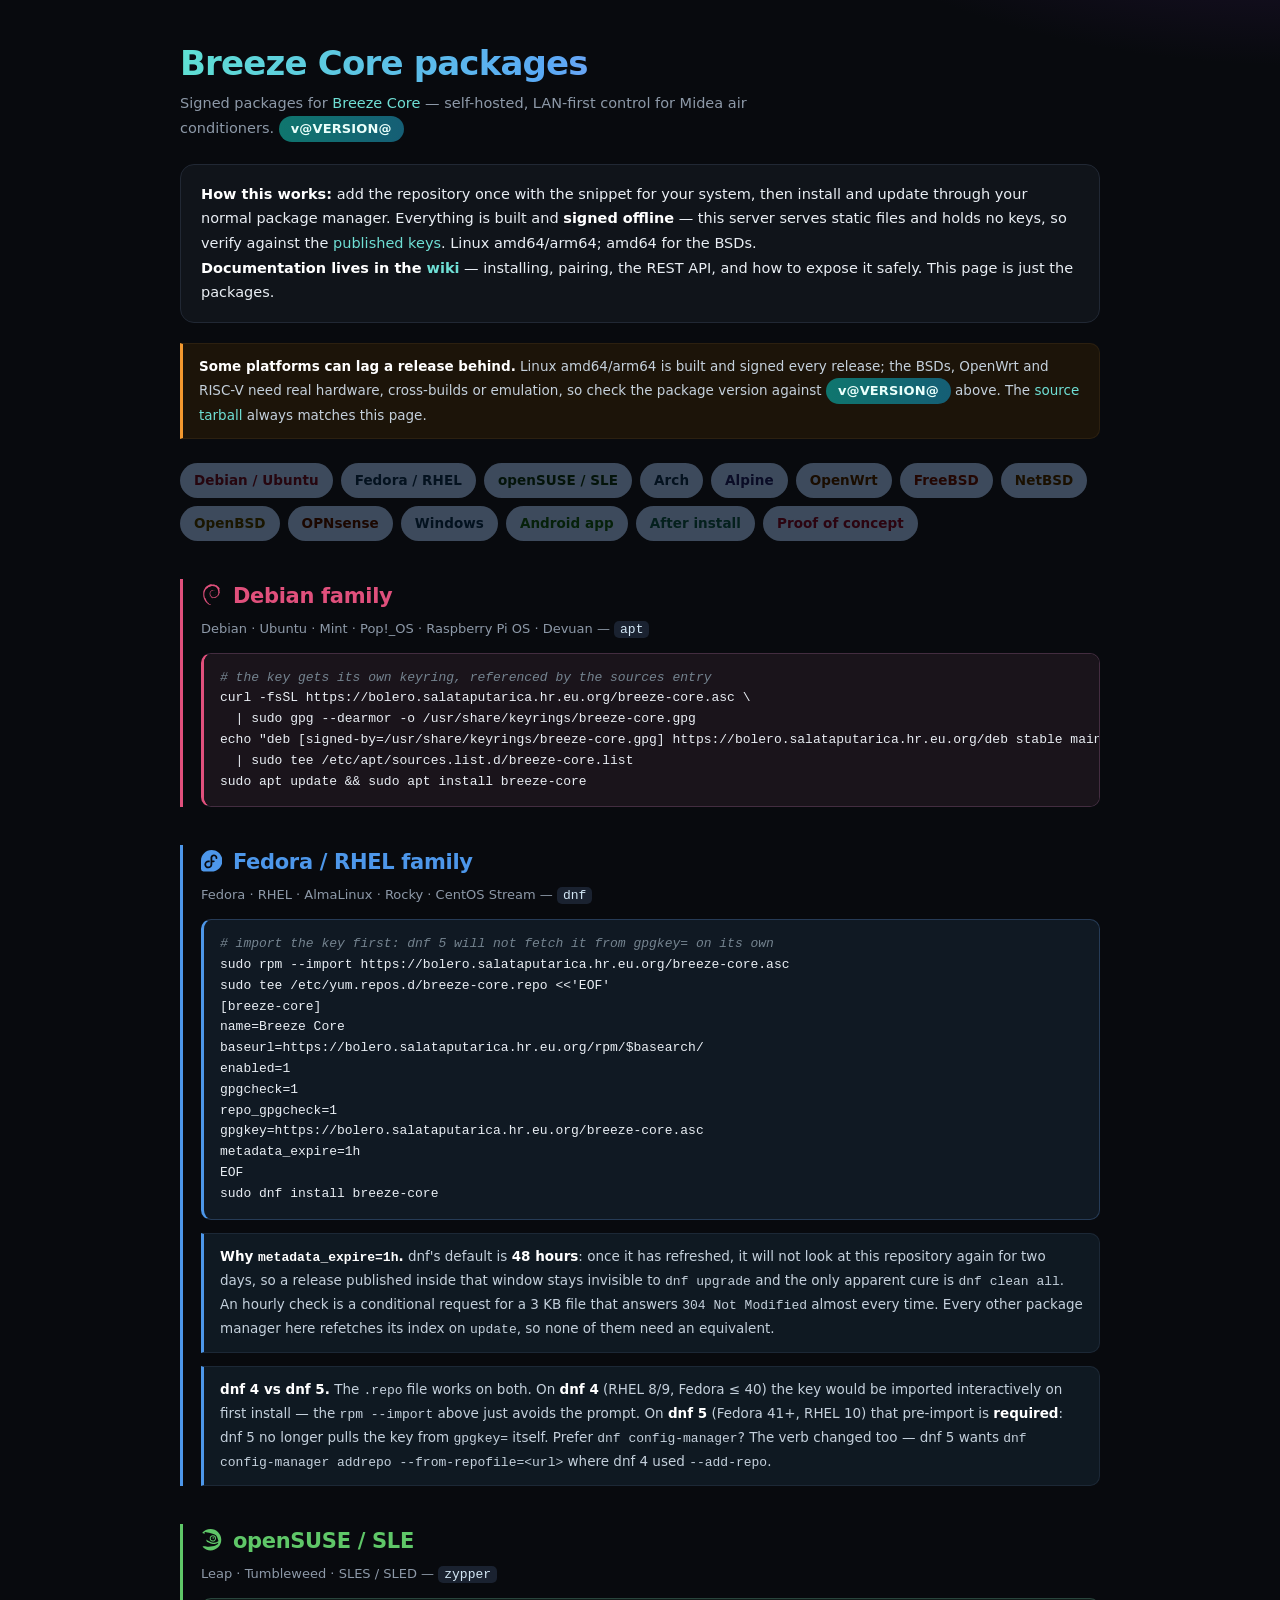
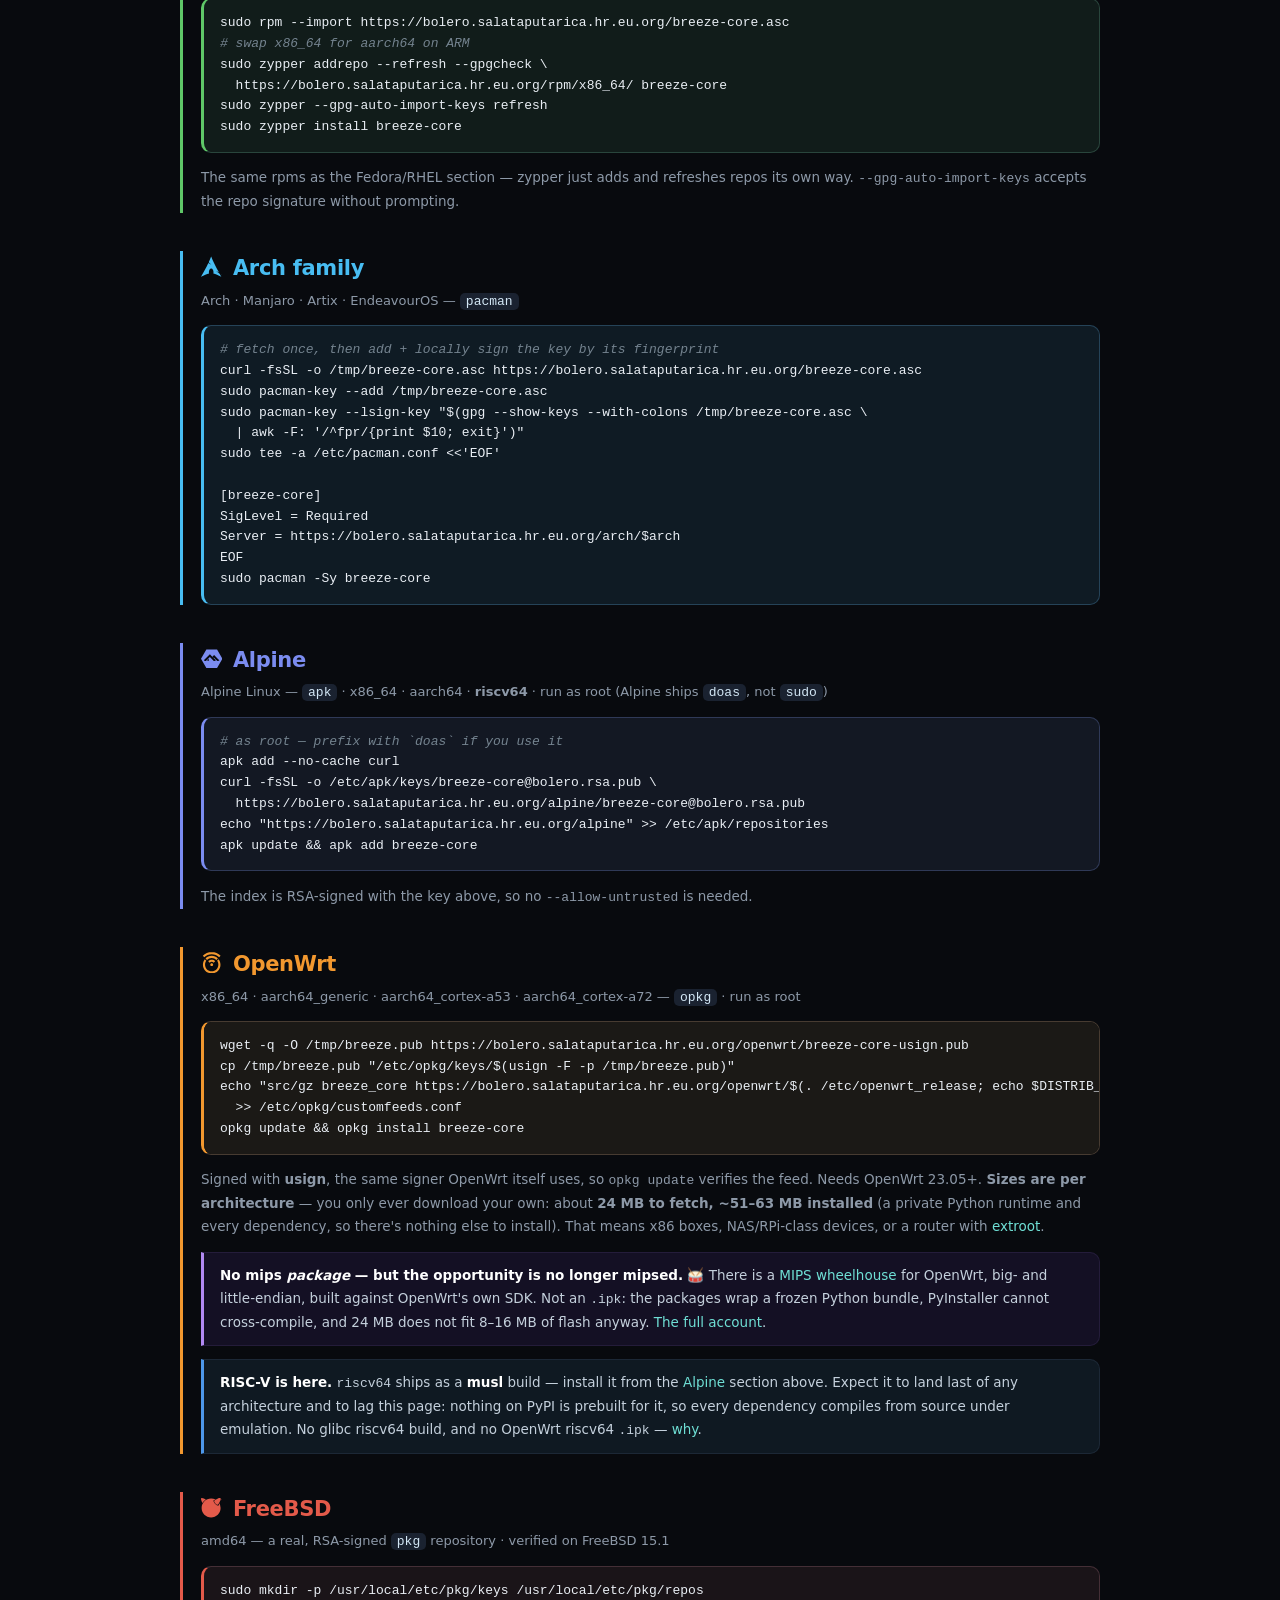
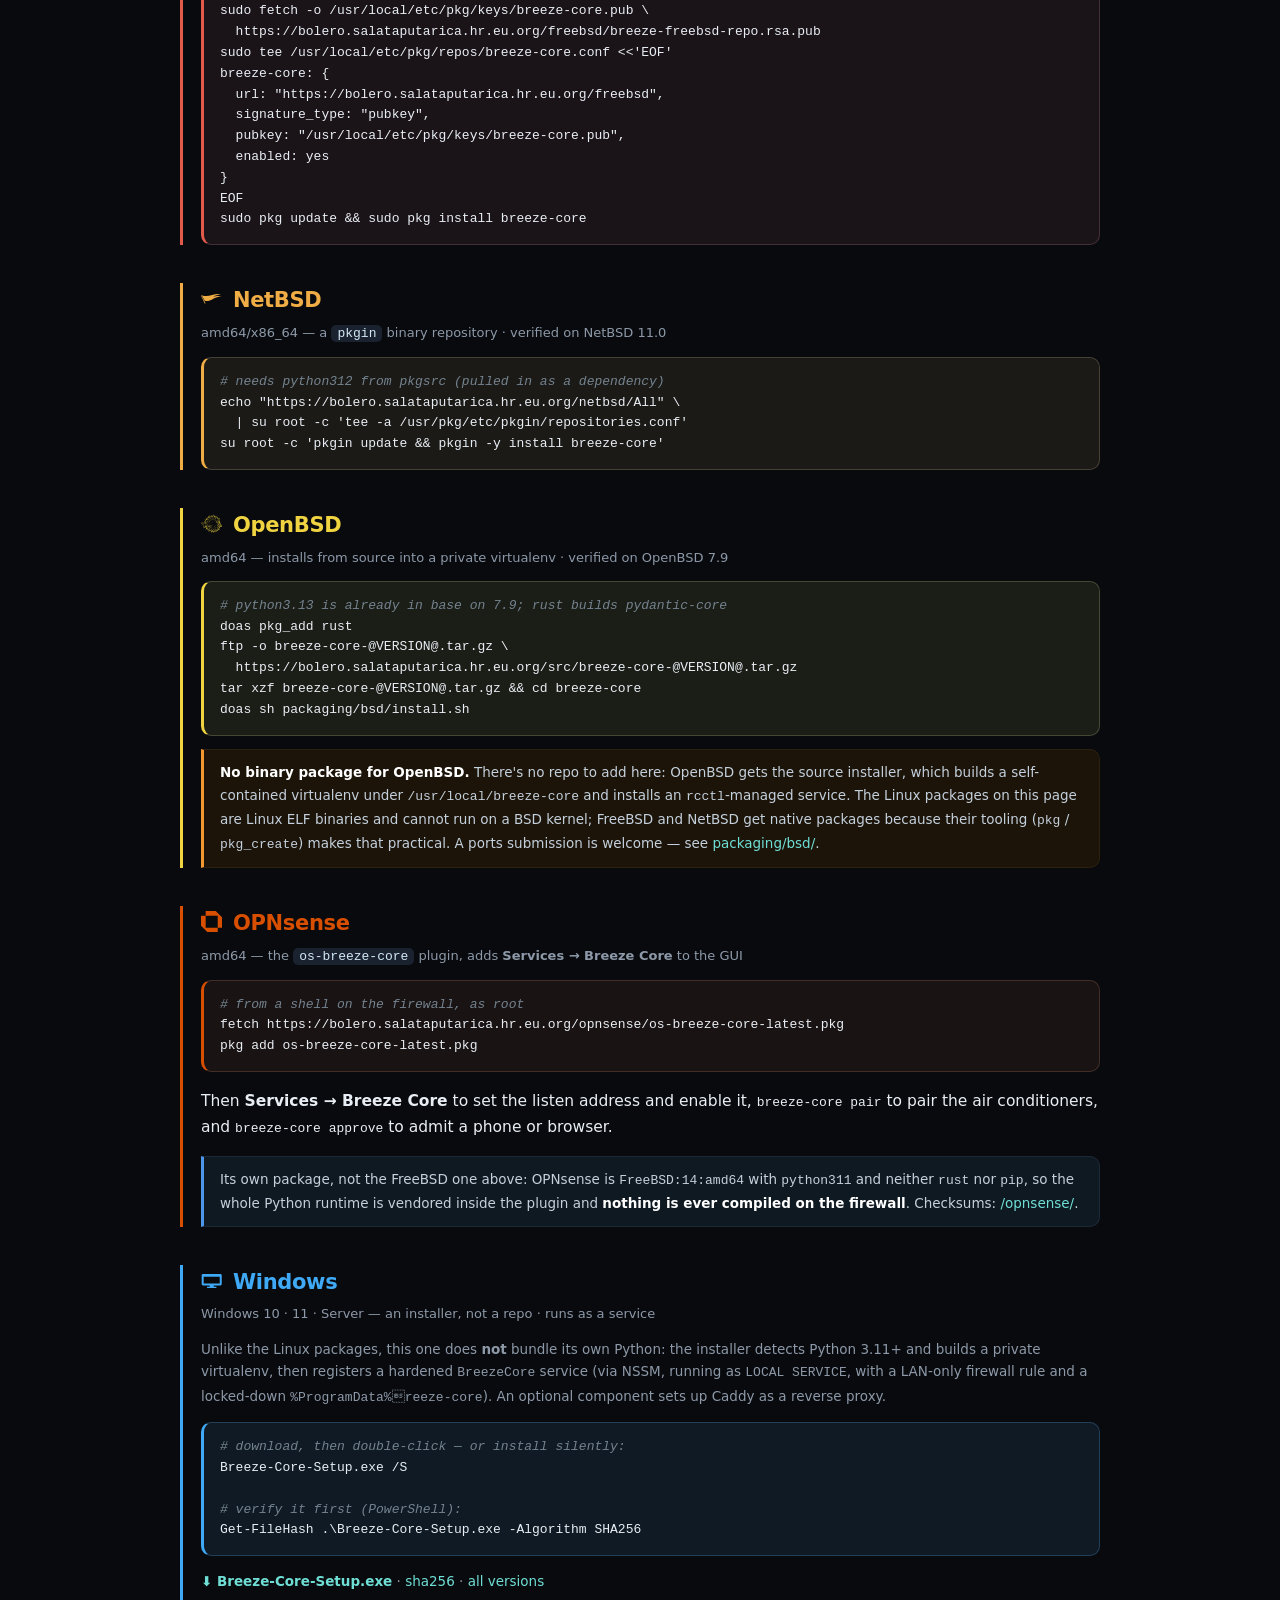
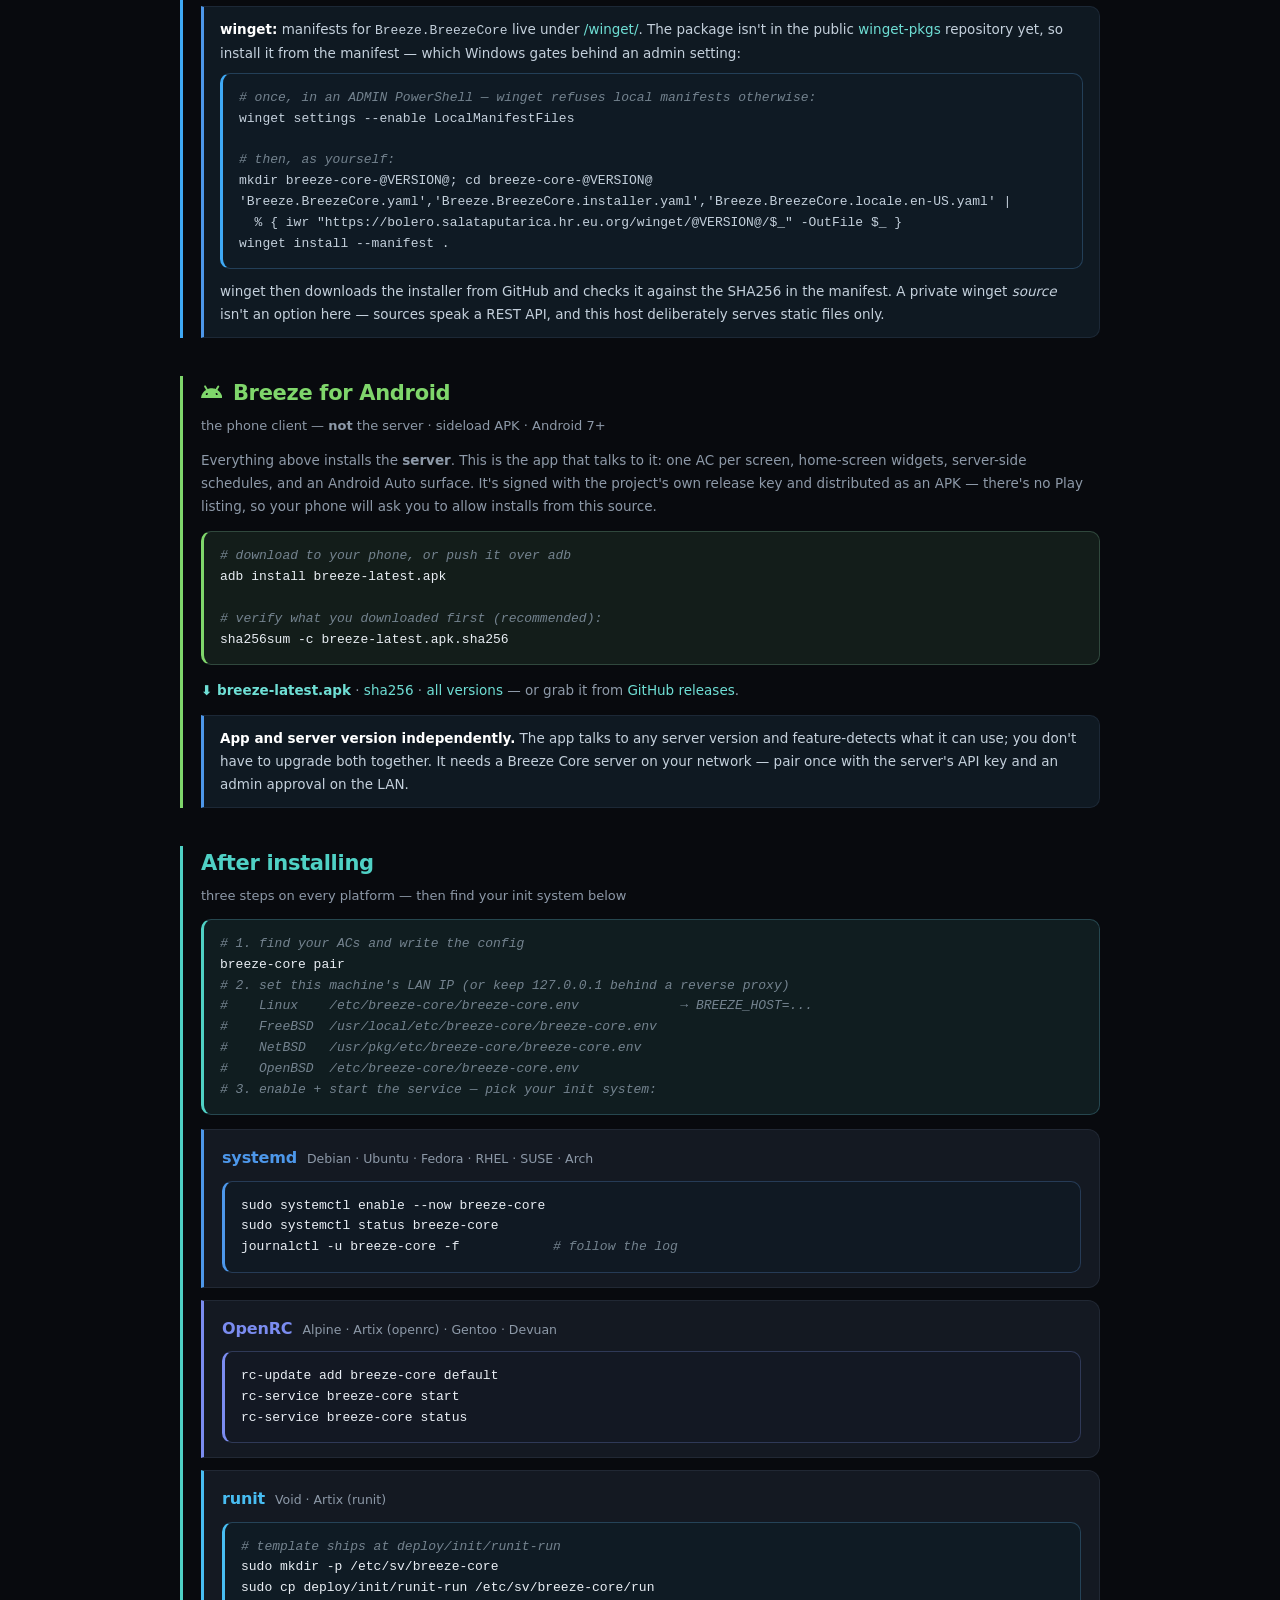
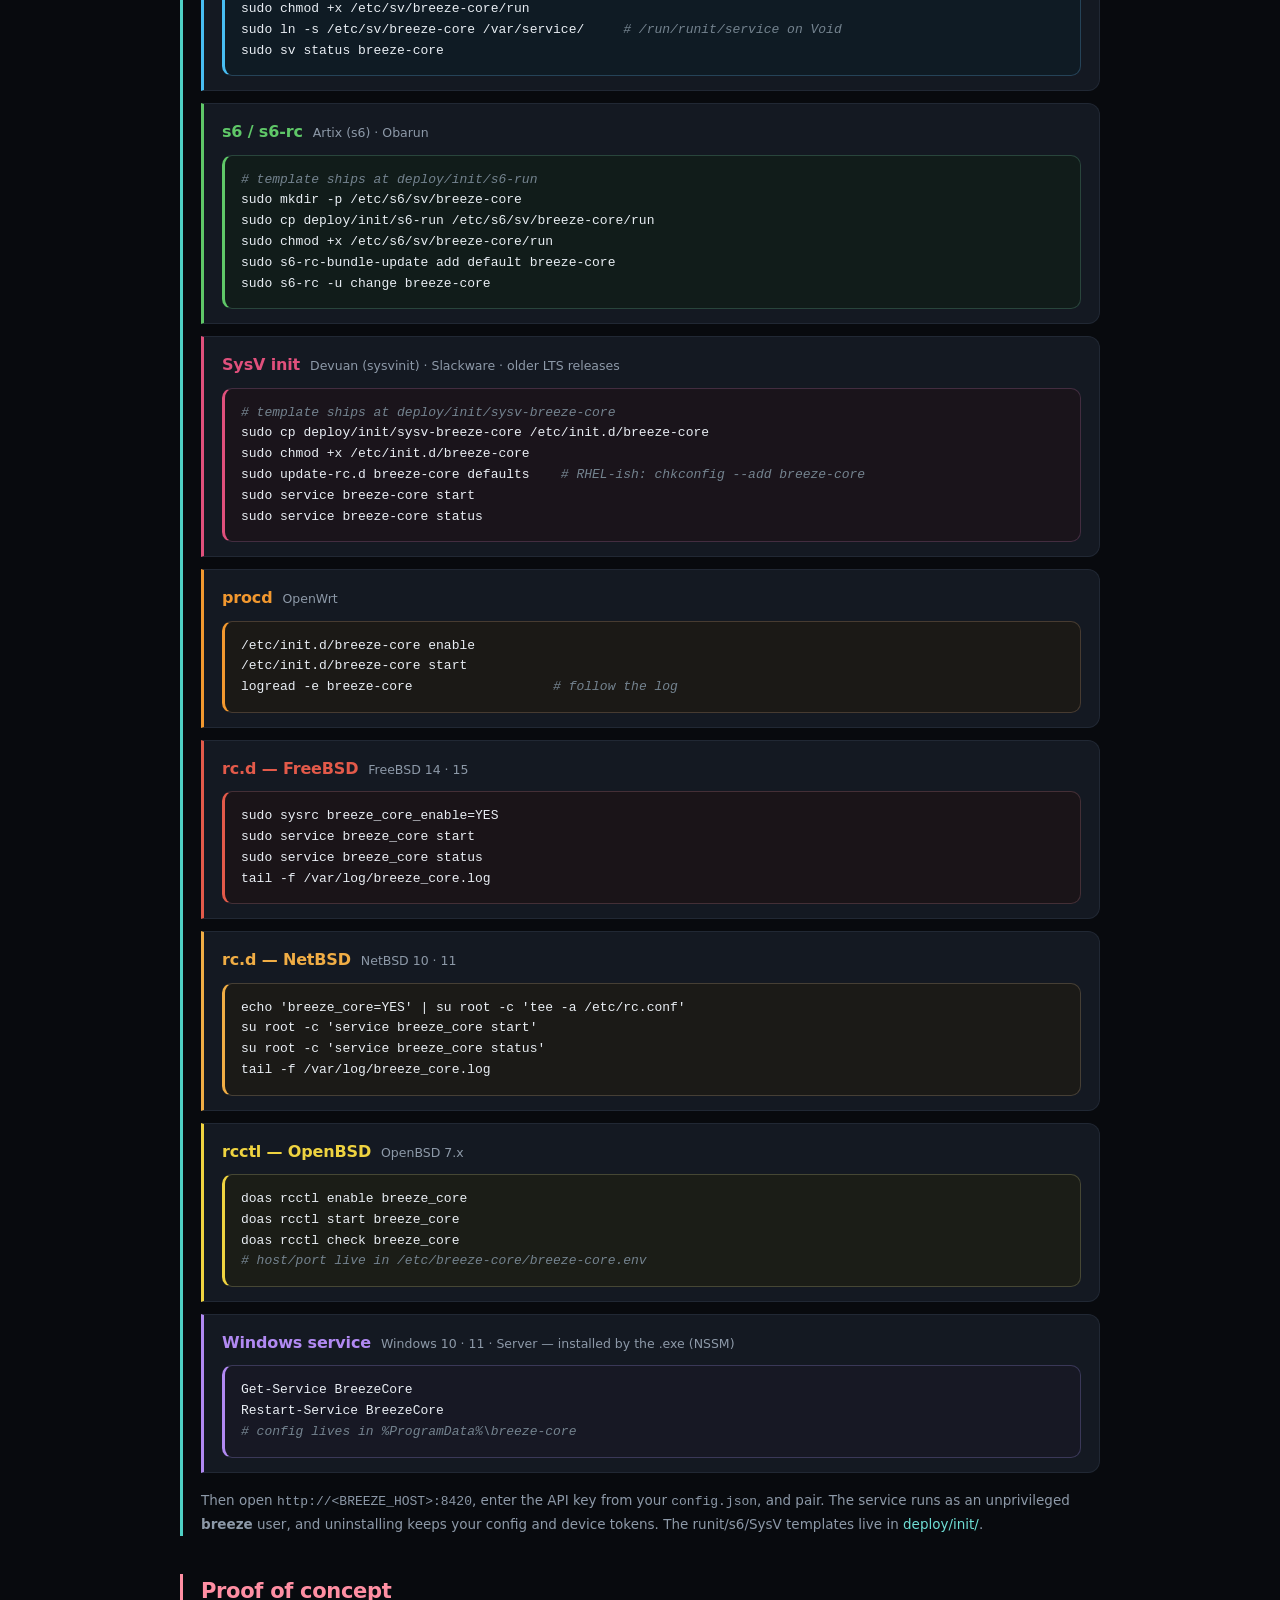
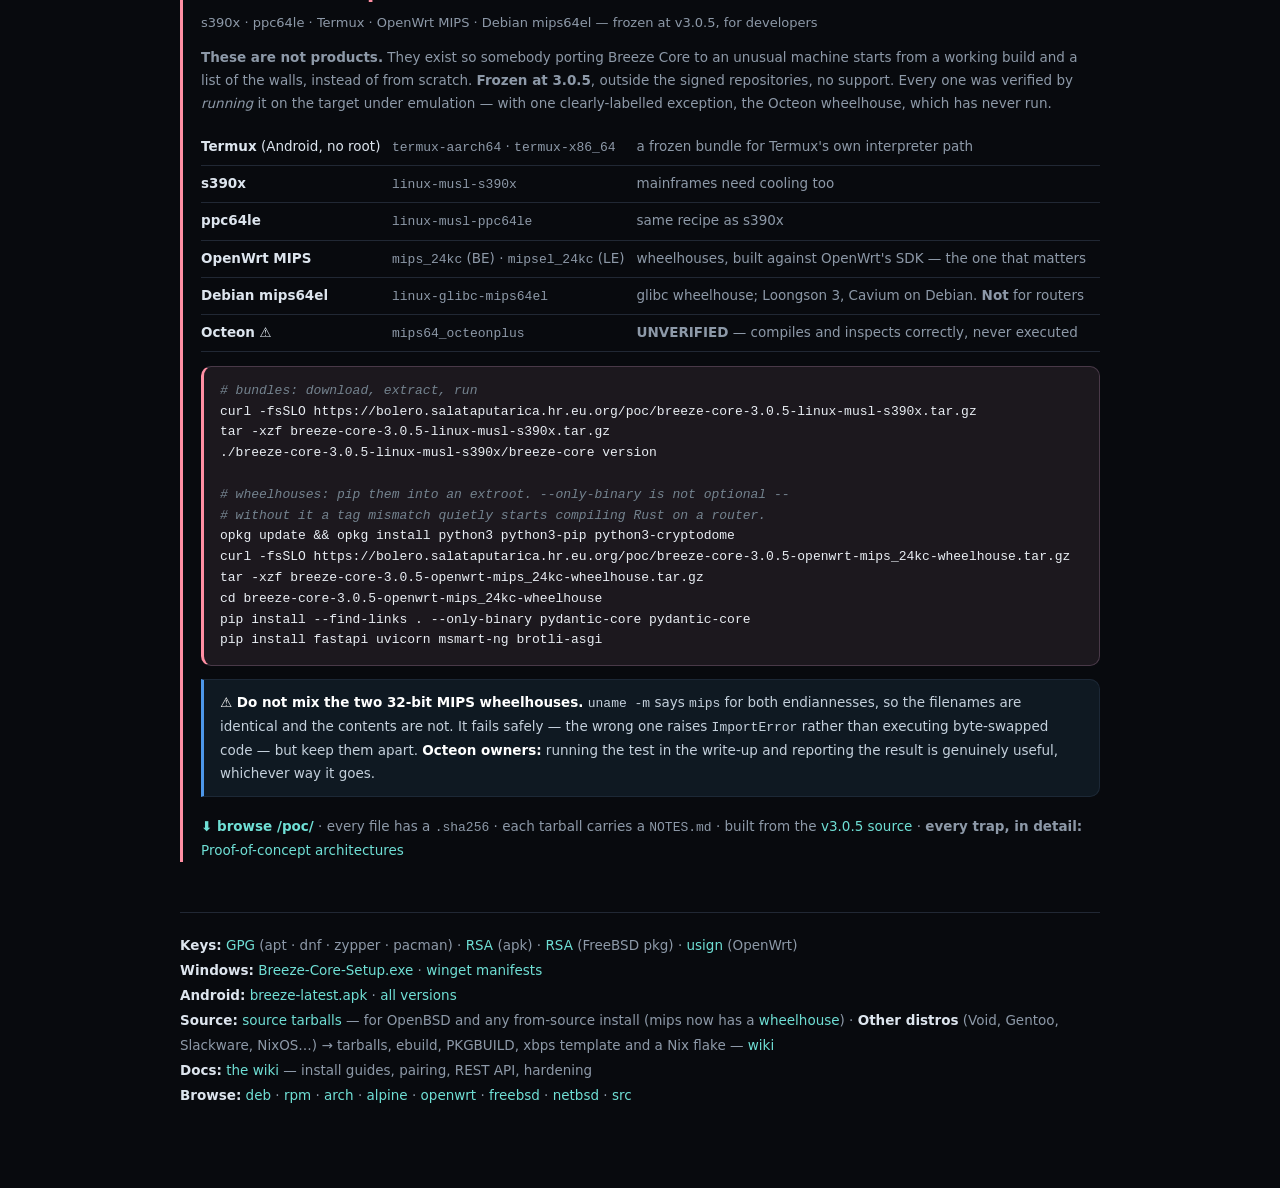
<file: packaging/repo/index.html>
<!doctype html>
<html lang="en">
<head>
<meta charset="utf-8">
<meta name="viewport" content="width=device-width, initial-scale=1">
<title>Breeze Core package repository</title>
<style>
  :root{
    /* Typography: a considered system stack — no webfont, so nothing to fetch
       and nothing to leak, but it lands on Segoe UI Variable / SF / Inter where
       those exist rather than falling back to plain Arial. */
    --sans:ui-sans-serif,system-ui,-apple-system,"Segoe UI Variable Text","Segoe UI",
           Inter,Roboto,"Helvetica Neue",Arial,sans-serif;
    --display:ui-sans-serif,system-ui,-apple-system,"Segoe UI Variable Display","Segoe UI",
              Inter,Roboto,sans-serif;
    --mono:ui-monospace,"Cascadia Mono","JetBrains Mono","SF Mono",SFMono-Regular,
           Menlo,Consolas,"Liberation Mono",monospace;

    --bg:#080a0e; --panel:#10141a; --panel2:#141922; --line:#212834;
    --fg:#e9eef4; --dim:#8d99a8; --codebg:#0b0f14;

    /* one colour per package family — drives its rule, heading, code tint */
    --deb:#e0507c; --rpm:#4d97ea; --suse:#5fc768; --arch:#48bdf2;
    --alpine:#7b8cf0; --owrt:#f2982f; --fbsd:#e35a4a; --nbsd:#f0ad45;
    --obsd:#efd340; --after:#4fd1c5; --src:#b189f2; --droid:#7fd66b; --win:#3fa9f5; --poc:#ff8fa3; --opn:#d94f00;
  }
  *{box-sizing:border-box}
  html{-webkit-text-size-adjust:100%}
  body{margin:0;background:
        radial-gradient(1200px 520px at 10% -10%, #14313d 0%, transparent 62%),
        radial-gradient(950px 430px at 102% -2%, #291640 0%, transparent 58%),
        var(--bg);
      color:var(--fg);font-family:var(--sans);font-size:15.5px;line-height:1.7;
      font-feature-settings:"kern" 1,"liga" 1;-webkit-font-smoothing:antialiased;
      padding:44px 20px 80px}
  main{max-width:920px;margin:0 auto}

  h1{font-family:var(--display);font-size:34px;line-height:1.15;font-weight:700;
     letter-spacing:-.024em;margin:0 0 8px;
     background:linear-gradient(94deg,#5fe0d3,#5aa9f5 40%,#c78bf2 74%,#f2ad4a);
     -webkit-background-clip:text;background-clip:text;color:transparent}
  .sub{color:var(--dim);font-size:14.5px;margin:0 0 22px;max-width:64ch}
  .ver{display:inline-block;background:linear-gradient(94deg,#0f766e,#155e75);
       color:#eafffb;border-radius:999px;padding:2px 12px;font-weight:650;
       font-size:13px;letter-spacing:.01em;font-variant-numeric:tabular-nums}

  .intro{background:var(--panel);border:1px solid var(--line);border-radius:14px;
         padding:17px 20px;margin:20px 0;font-size:14.5px;max-width:none}
  .intro b{color:#fff;font-weight:650}

  .toc{display:flex;flex-wrap:wrap;gap:8px;margin:24px 0 4px}
  .toc a{padding:6px 14px;border-radius:999px;font-size:13.5px;font-weight:650;
         letter-spacing:.005em;text-decoration:none;background:#3d4a5c;color:#eaf2fa}
  .toc a:hover{filter:brightness(1.15)}
  .t-deb{background:var(--deb);color:#26060f!important}.t-rpm{background:var(--rpm);color:#04121f!important}
  .t-suse{background:var(--suse);color:#04140a!important}.t-arch{background:var(--arch);color:#04121f!important}
  .t-alpine{background:var(--alpine);color:#0a0c26!important}.t-owrt{background:var(--owrt);color:#1a0d00!important}
  .t-fbsd{background:var(--fbsd);color:#230703!important}.t-nbsd{background:var(--nbsd);color:#1a1000!important}
  .t-obsd{background:var(--obsd);color:#1a1600!important}.t-after{background:var(--after);color:#04201d!important}
  .t-droid{background:var(--droid);color:#06210a!important}
  .t-win{background:var(--win);color:#03121f!important}
  .t-poc{background:var(--poc);color:#2b0410!important}
    .t-opn{background:var(--opn);color:#1b0700!important}

  section{margin-top:38px;border-left:3px solid var(--c,#3d4a5c);padding-left:18px}
  section>h2{font-family:var(--display);font-size:21px;font-weight:650;
             letter-spacing:-.015em;margin:0 0 2px;color:var(--c,#fff)}
  /* Distro glyphs: Simple Icons (CC0 1.0, public domain), inlined so the page
     stays self-contained and needs no external request. currentColor makes each
     one take its section's accent for free. */
  .dico{width:1.02em;height:1.02em;vertical-align:-.11em;margin-right:.5em;fill:currentColor}
  .who{display:block;font-size:13px;font-weight:400;color:var(--dim);margin:3px 0 12px}
  .who code{color:#d3e7f5;background:#1a2230;padding:1px 6px;border-radius:5px}

  code,pre{font-family:var(--mono);font-size:13px;font-variant-ligatures:none}
  /* Code blocks pick up the section's colour as a faint wash — enough to tie
     them to their platform, light enough to keep contrast high. */
  pre{background:var(--codebg);
      background:color-mix(in srgb, var(--c,#3d4a5c) 7%, var(--codebg));
      border:1px solid #1c2431;
      border-color:color-mix(in srgb, var(--c,#3d4a5c) 20%, #1c2431);
      border-left:3px solid var(--c,#3d4a5c);
      border-radius:10px;padding:14px 16px;overflow-x:auto;margin:11px 0;
      line-height:1.6;tab-size:2}
  pre .c{color:#74838f;font-style:italic}
  a{color:#6fdfd5;text-decoration:none}a:hover{text-decoration:underline}
  .dim{color:var(--dim);font-size:13.5px}

  .note{background:#0f1922;border:1px solid #1c2836;border-left:3px solid var(--rpm);
        border-radius:0 10px 10px 0;padding:11px 16px;margin:13px 0;
        font-size:13.5px;color:#c4d0dc}
  .note b{color:#fff;font-weight:650}
  .warn{background:#1c1409;border-color:#2c2010;border-left-color:var(--owrt)}
  .joke{background:#141024;border-color:#241c3a;border-left-color:var(--src)}

  /* Init systems: one per row, full width — a grid of tiny cells made these
     unreadable. */
  .inits{margin-top:14px}
  .init{background:var(--panel2);border:1px solid var(--line);
        border-left:3px solid var(--c,#3d4a5c);border-radius:0 12px 12px 0;
        padding:14px 18px;margin-bottom:12px}
  .init-h{display:flex;flex-wrap:wrap;align-items:baseline;gap:10px;margin-bottom:9px}
  .init-h h3{font-family:var(--display);margin:0;font-size:16px;font-weight:650;
             letter-spacing:-.01em;color:var(--c,#fff)}
  .init-h .os{font-size:12.5px;color:var(--dim)}
  .init pre{margin:0}

  table.poc{width:100%;border-collapse:collapse;margin:14px 0;font-size:13.5px}
  table.poc td{padding:6px 10px 6px 0;border-bottom:1px solid var(--line);
               color:var(--dim);vertical-align:top}
  table.poc td:first-child{color:#dde5ee;white-space:nowrap}

  footer{margin-top:50px;padding-top:20px;border-top:1px solid var(--line);
         color:var(--dim);font-size:13.5px;line-height:1.85}
  footer b{color:#dde5ee;font-weight:650}
</style>
</head>
<body>
<main>
  <h1>Breeze Core packages</h1>
  <p class="sub">Signed packages for <a href="https://github.com/monikapurpl3/breeze-core">Breeze Core</a>
     — self-hosted, LAN-first control for Midea air conditioners. <span class="ver">v@VERSION@</span></p>

  <div class="intro">
    <b>How this works:</b> add the repository once with the snippet for your system, then install and
    update through your normal package manager. Everything is built and <b>signed offline</b> — this
    server serves static files and holds no keys, so verify against the
    <a href="#keys">published keys</a>. Linux amd64/arm64; amd64 for the BSDs.<br>
    <b>Documentation lives in the <a href="https://github.com/monikapurpl3/breeze-core/wiki">wiki</a></b> — installing, pairing, the REST API, and
    how to expose it safely. This page is just the packages.
  </div>

  <div class="note warn"><b>Some platforms can lag a release behind.</b> Linux amd64/arm64 is built and
    signed every release; the BSDs, OpenWrt and RISC-V need real hardware, cross-builds or emulation, so
    check the package version against <span class="ver">v@VERSION@</span> above. The
    <a href="/src/">source tarball</a> always matches this page.</div>

  <nav class="toc">
    <a class="t-deb" href="#debian">Debian / Ubuntu</a>
    <a class="t-rpm" href="#rhel">Fedora / RHEL</a>
    <a class="t-suse" href="#suse">openSUSE / SLE</a>
    <a class="t-arch" href="#arch">Arch</a>
    <a class="t-alpine" href="#alpine">Alpine</a>
    <a class="t-owrt" href="#openwrt">OpenWrt</a>
    <a class="t-fbsd" href="#freebsd">FreeBSD</a>
    <a class="t-nbsd" href="#netbsd">NetBSD</a>
    <a class="t-obsd" href="#openbsd">OpenBSD</a>
    <a class="t-opn" href="#opnsense">OPNsense</a>
    <a class="t-win" href="#windows">Windows</a>
    <a class="t-droid" href="#android">Android app</a>
    <a class="t-after" href="#after">After install</a>
    <a class="t-poc" href="#poc">Proof of concept</a>
  </nav>

  <section id="debian" style="--c:var(--deb)">
    <h2><svg class="dico" viewBox="0 0 24 24" aria-hidden="true"><path d="M13.88 12.685c-.4 0 .08.2.601.28.14-.1.27-.22.39-.33a3.001 3.001 0 01-.99.05m2.14-.53c.23-.33.4-.69.47-1.06-.06.27-.2.5-.33.73-.75.47-.07-.27 0-.56-.8 1.01-.11.6-.14.89m.781-2.05c.05-.721-.14-.501-.2-.221.07.04.13.5.2.22M12.38.31c.2.04.45.07.42.12.23-.05.28-.1-.43-.12m.43.12l-.15.03.14-.01V.43m6.633 9.944c.02.64-.2.95-.38 1.5l-.35.181c-.28.54.03.35-.17.78-.44.39-1.34 1.22-1.62 1.301-.201 0 .14-.25.19-.34-.591.4-.481.6-1.371.85l-.03-.06c-2.221 1.04-5.303-1.02-5.253-3.842-.03.17-.07.13-.12.2a3.551 3.552 0 012.001-3.501 3.361 3.362 0 013.732.48 3.341 3.342 0 00-2.721-1.3c-1.18.01-2.281.76-2.651 1.57-.6.38-.67 1.47-.93 1.661-.361 2.601.66 3.722 2.38 5.042.27.19.08.21.12.35a4.702 4.702 0 01-1.53-1.16c.23.33.47.66.8.91-.55-.18-1.27-1.3-1.48-1.35.93 1.66 3.78 2.921 5.261 2.3a6.203 6.203 0 01-2.33-.28c-.33-.16-.77-.51-.7-.57a5.802 5.803 0 005.902-.84c.44-.35.93-.94 1.07-.95-.2.32.04.16-.12.44.44-.72-.2-.3.46-1.24l.24.33c-.09-.6.74-1.321.66-2.262.19-.3.2.3 0 .97.29-.74.08-.85.15-1.46.08.2.18.42.23.63-.18-.7.2-1.2.28-1.6-.09-.05-.28.3-.32-.53 0-.37.1-.2.14-.28-.08-.05-.26-.32-.38-.861.08-.13.22.33.34.34-.08-.42-.2-.75-.2-1.08-.34-.68-.12.1-.4-.3-.34-1.091.3-.25.34-.74.54.77.84 1.96.981 2.46-.1-.6-.28-1.2-.49-1.76.16.07-.26-1.241.21-.37A7.823 7.824 0 0017.702 1.6c.18.17.42.39.33.42-.75-.45-.62-.48-.73-.67-.61-.25-.65.02-1.06 0C15.082.73 14.862.8 13.8.4l.05.23c-.77-.25-.9.1-1.73 0-.05-.04.27-.14.53-.18-.741.1-.701-.14-1.431.03.17-.13.36-.21.55-.32-.6.04-1.44.35-1.18.07C9.6.68 7.847 1.3 6.867 2.22L6.838 2c-.45.54-1.96 1.611-2.08 2.311l-.131.03c-.23.4-.38.85-.57 1.261-.3.52-.45.2-.4.28-.6 1.22-.9 2.251-1.16 3.102.18.27 0 1.65.07 2.76-.3 5.463 3.84 10.776 8.363 12.006.67.23 1.65.23 2.49.25-.99-.28-1.12-.15-2.08-.49-.7-.32-.85-.7-1.34-1.13l.2.35c-.971-.34-.57-.42-1.361-.67l.21-.27c-.31-.03-.83-.53-.97-.81l-.34.01c-.41-.501-.63-.871-.61-1.161l-.111.2c-.13-.21-1.52-1.901-.8-1.511-.13-.12-.31-.2-.5-.55l.14-.17c-.35-.44-.64-1.02-.62-1.2.2.24.32.3.45.33-.88-2.172-.93-.12-1.601-2.202l.15-.02c-.1-.16-.18-.34-.26-.51l.06-.6c-.63-.74-.18-3.102-.09-4.402.07-.54.53-1.1.88-1.981l-.21-.04c.4-.71 2.341-2.872 3.241-2.761.43-.55-.09 0-.18-.14.96-.991 1.26-.7 1.901-.88.7-.401-.6.16-.27-.151 1.2-.3.85-.7 2.421-.85.16.1-.39.14-.52.26 1-.49 3.151-.37 4.562.27 1.63.77 3.461 3.011 3.531 5.132l.08.02c-.04.85.13 1.821-.17 2.711l.2-.42M9.54 13.236l-.05.28c.26.35.47.73.8 1.01-.24-.47-.42-.66-.75-1.3m.62-.02c-.14-.15-.22-.34-.31-.52.08.32.26.6.43.88l-.12-.36m10.945-2.382l-.07.15c-.1.76-.34 1.511-.69 2.212.4-.73.65-1.541.75-2.362M12.45.12c.27-.1.66-.05.95-.12-.37.03-.74.05-1.1.1l.15.02M3.006 5.142c.07.57-.43.8.11.42.3-.66-.11-.18-.1-.42m-.64 2.661c.12-.39.15-.62.2-.84-.35.44-.17.53-.2.83"/></svg>Debian family</h2>
    <span class="who">Debian · Ubuntu · Mint · Pop!_OS · Raspberry Pi OS · Devuan — <code>apt</code></span>
<pre><span class="c"># the key gets its own keyring, referenced by the sources entry</span>
curl -fsSL https://bolero.salataputarica.hr.eu.org/breeze-core.asc \
  | sudo gpg --dearmor -o /usr/share/keyrings/breeze-core.gpg
echo "deb [signed-by=/usr/share/keyrings/breeze-core.gpg] https://bolero.salataputarica.hr.eu.org/deb stable main" \
  | sudo tee /etc/apt/sources.list.d/breeze-core.list
sudo apt update &amp;&amp; sudo apt install breeze-core</pre>
  </section>

  <section id="rhel" style="--c:var(--rpm)">
    <h2><svg class="dico" viewBox="0 0 24 24" aria-hidden="true"><path d="M12.001 0C5.376 0 .008 5.369.004 11.992H.002v9.287h.002A2.726 2.726 0 0 0 2.73 24h9.275c6.626-.004 11.993-5.372 11.993-11.997C23.998 5.375 18.628 0 12 0zm2.431 4.94c2.015 0 3.917 1.543 3.917 3.671 0 .197.001.395-.03.619a1.002 1.002 0 0 1-1.137.893 1.002 1.002 0 0 1-.842-1.175 2.61 2.61 0 0 0 .013-.337c0-1.207-.987-1.672-1.92-1.672-.934 0-1.775.784-1.777 1.672.016 1.027 0 2.046 0 3.07l1.732-.012c1.352-.028 1.368 2.009.016 1.998l-1.748.013c-.004.826.006.677.002 1.093 0 0 .015 1.01-.016 1.776-.209 2.25-2.124 4.046-4.424 4.046-2.438 0-4.448-1.993-4.448-4.437.073-2.515 2.078-4.492 4.603-4.469l1.409-.01v1.996l-1.409.013h-.007c-1.388.04-2.577.984-2.6 2.47a2.438 2.438 0 0 0 2.452 2.439c1.356 0 2.441-.987 2.441-2.437l-.001-7.557c0-.14.005-.252.02-.407.23-1.848 1.883-3.256 3.754-3.256z"/></svg>Fedora / RHEL family</h2>
    <span class="who">Fedora · RHEL · AlmaLinux · Rocky · CentOS Stream — <code>dnf</code></span>
<pre><span class="c"># import the key first: dnf 5 will not fetch it from gpgkey= on its own</span>
sudo rpm --import https://bolero.salataputarica.hr.eu.org/breeze-core.asc
sudo tee /etc/yum.repos.d/breeze-core.repo &lt;&lt;'EOF'
[breeze-core]
name=Breeze Core
baseurl=https://bolero.salataputarica.hr.eu.org/rpm/$basearch/
enabled=1
gpgcheck=1
repo_gpgcheck=1
gpgkey=https://bolero.salataputarica.hr.eu.org/breeze-core.asc
metadata_expire=1h
EOF
sudo dnf install breeze-core</pre>
    <div class="note"><b>Why <code>metadata_expire=1h</code>.</b> dnf's default is <b>48 hours</b>: once it has refreshed, it will not look at this repository again for two days, so a release published inside that window stays invisible to <code>dnf upgrade</code> and the only apparent cure is <code>dnf clean all</code>. An hourly check is a conditional request for a 3 KB file that answers <code>304 Not Modified</code> almost every time. Every other package manager here refetches its index on <code>update</code>, so none of them need an equivalent.</div>

    <div class="note"><b>dnf 4 vs dnf 5.</b> The <code>.repo</code> file works on both.
      On <b>dnf 4</b> (RHEL 8/9, Fedora ≤ 40) the key would be imported interactively on first install —
      the <code>rpm --import</code> above just avoids the prompt. On <b>dnf 5</b> (Fedora 41+, RHEL 10) that
      pre-import is <b>required</b>: dnf 5 no longer pulls the key from <code>gpgkey=</code> itself.
      Prefer <code>dnf config-manager</code>? The verb changed too — dnf 5 wants
      <code>dnf config-manager addrepo --from-repofile=&lt;url&gt;</code> where dnf 4 used <code>--add-repo</code>.</div>
  </section>

  <section id="suse" style="--c:var(--suse)">
    <h2><svg class="dico" viewBox="0 0 24 24" aria-hidden="true"><path d="M10.724 0a12 12 0 0 0-9.448 4.623c1.464.391 2.5.727 2.81.832.005-.19.037-1.893.037-1.893s.004-.04.025-.06c.026-.026.065-.018.065-.018.385.056 8.602 1.274 12.066 3.292.427.25.638.517.902.786.958.99 2.223 5.108 2.359 5.957.005.033-.036.07-.054.083a5.177 5.177 0 0 1-.313.228c-.82.55-2.708 1.872-5.13 1.656-2.176-.193-5.018-1.44-8.445-3.699.336.79.668 1.58 1 2.371.497.258 5.287 2.7 7.651 2.651 1.904-.04 3.941-.968 4.756-1.458 0 0 .179-.108.257-.048.085.066.061.167.041.27-.05.234-.164.66-.242.863l-.065.165c-.093.25-.183.482-.356.625-.48.436-1.246.784-2.446 1.305-1.855.812-4.865 1.328-7.66 1.31-1.001-.022-1.968-.133-2.817-.232-1.743-.197-3.161-.357-4.026.269A12 12 0 0 0 10.724 24a12 12 0 0 0 12-12 12 12 0 0 0-12-12zM13.4 6.963a3.503 3.503 0 0 0-2.521.942 3.498 3.498 0 0 0-1.114 2.449 3.528 3.528 0 0 0 3.39 3.64 3.48 3.48 0 0 0 2.524-.946 3.504 3.504 0 0 0 1.114-2.446 3.527 3.527 0 0 0-3.393-3.64zm-.03 1.035a2.458 2.458 0 0 1 2.368 2.539 2.43 2.43 0 0 1-.774 1.706 2.456 2.456 0 0 1-1.762.659 2.461 2.461 0 0 1-2.364-2.542c.02-.655.3-1.26.777-1.707a2.419 2.419 0 0 1 1.756-.655zm.402 1.23c-.602 0-1.087.325-1.087.727 0 .4.485.725 1.087.725.6 0 1.088-.326 1.088-.725 0-.402-.487-.726-1.088-.726Z"/></svg>openSUSE / SLE</h2>
    <span class="who">Leap · Tumbleweed · SLES / SLED — <code>zypper</code></span>
<pre>sudo rpm --import https://bolero.salataputarica.hr.eu.org/breeze-core.asc
<span class="c"># swap x86_64 for aarch64 on ARM</span>
sudo zypper addrepo --refresh --gpgcheck \
  https://bolero.salataputarica.hr.eu.org/rpm/x86_64/ breeze-core
sudo zypper --gpg-auto-import-keys refresh
sudo zypper install breeze-core</pre>
    <p class="dim">The same rpms as the Fedora/RHEL section — zypper just adds and refreshes repos its own way.
       <code>--gpg-auto-import-keys</code> accepts the repo signature without prompting.</p>
  </section>

  <section id="arch" style="--c:var(--arch)">
    <h2><svg class="dico" viewBox="0 0 24 24" aria-hidden="true"><path d="M11.39.605C10.376 3.092 9.764 4.72 8.635 7.132c.693.734 1.543 1.589 2.923 2.554-1.484-.61-2.496-1.224-3.252-1.86C6.86 10.842 4.596 15.138 0 23.395c3.612-2.085 6.412-3.37 9.021-3.862a6.61 6.61 0 01-.171-1.547l.003-.115c.058-2.315 1.261-4.095 2.687-3.973 1.426.12 2.534 2.096 2.478 4.409a6.52 6.52 0 01-.146 1.243c2.58.505 5.352 1.787 8.914 3.844-.702-1.293-1.33-2.459-1.929-3.57-.943-.73-1.926-1.682-3.933-2.713 1.38.359 2.367.772 3.137 1.234-6.09-11.334-6.582-12.84-8.67-17.74zM22.898 21.36v-.623h-.234v-.084h.562v.084h-.234v.623h.331v-.707h.142l.167.5.034.107a2.26 2.26 0 01.038-.114l.17-.493H24v.707h-.091v-.593l-.206.593h-.084l-.205-.602v.602h-.091"/></svg>Arch family</h2>
    <span class="who">Arch · Manjaro · Artix · EndeavourOS — <code>pacman</code></span>
<pre><span class="c"># fetch once, then add + locally sign the key by its fingerprint</span>
curl -fsSL -o /tmp/breeze-core.asc https://bolero.salataputarica.hr.eu.org/breeze-core.asc
sudo pacman-key --add /tmp/breeze-core.asc
sudo pacman-key --lsign-key "$(gpg --show-keys --with-colons /tmp/breeze-core.asc \
  | awk -F: '/^fpr/{print $10; exit}')"
sudo tee -a /etc/pacman.conf &lt;&lt;'EOF'

[breeze-core]
SigLevel = Required
Server = https://bolero.salataputarica.hr.eu.org/arch/$arch
EOF
sudo pacman -Sy breeze-core</pre>
  </section>

  <section id="alpine" style="--c:var(--alpine)">
    <h2><svg class="dico" viewBox="0 0 24 24" aria-hidden="true"><path d="M5.998 1.607L0 12l5.998 10.393h12.004L24 12 18.002 1.607H5.998zM9.965 7.12L12.66 9.9l1.598 1.595.002-.002 2.41 2.363c-.2.14-.386.252-.563.344a3.756 3.756 0 01-.496.217 2.702 2.702 0 01-.425.111c-.131.023-.25.034-.358.034-.13 0-.242-.014-.338-.034a1.317 1.317 0 01-.24-.072.95.95 0 01-.2-.113l-1.062-1.092-3.039-3.041-1.1 1.053-3.07 3.072a.974.974 0 01-.2.111 1.274 1.274 0 01-.237.073c-.096.02-.209.033-.338.033-.108 0-.227-.009-.358-.031a2.7 2.7 0 01-.425-.114 3.748 3.748 0 01-.496-.217 5.228 5.228 0 01-.563-.343l6.803-6.727zm4.72.785l4.579 4.598 1.382 1.353a5.24 5.24 0 01-.564.344 3.73 3.73 0 01-.494.217 2.697 2.697 0 01-.426.111c-.13.023-.251.034-.36.034-.129 0-.241-.014-.337-.034a1.285 1.285 0 01-.385-.146c-.033-.02-.05-.036-.053-.04l-1.232-1.218-2.111-2.111-.334.334L12.79 9.8l1.896-1.897zm-5.966 4.12v2.529a2.128 2.128 0 01-.356-.035 2.765 2.765 0 01-.422-.116 3.708 3.708 0 01-.488-.214 5.217 5.217 0 01-.555-.34l1.82-1.825Z"/></svg>Alpine</h2>
    <span class="who">Alpine Linux — <code>apk</code> · x86_64 · aarch64 · <b>riscv64</b> · run as root (Alpine ships <code>doas</code>, not <code>sudo</code>)</span>
<pre><span class="c"># as root — prefix with `doas` if you use it</span>
apk add --no-cache curl
curl -fsSL -o /etc/apk/keys/breeze-core@bolero.rsa.pub \
  https://bolero.salataputarica.hr.eu.org/alpine/breeze-core@bolero.rsa.pub
echo "https://bolero.salataputarica.hr.eu.org/alpine" &gt;&gt; /etc/apk/repositories
apk update &amp;&amp; apk add breeze-core</pre>
    <p class="dim">The index is RSA-signed with the key above, so no <code>--allow-untrusted</code> is needed.</p>
  </section>

  <section id="openwrt" style="--c:var(--owrt)">
    <h2><svg class="dico" viewBox="0 0 24 24" aria-hidden="true"><path d="m12 0c-3.906 0-7.4465 1.5949-10.006 4.1543l1.6953 1.6953c2.1278-2.1278 5.069-3.4395 8.3105-3.4395 3.2416 0 6.1833 1.3122 8.3105 3.4395l1.6953-1.6953c-2.56-2.5594-6.0999-4.1543-10.006-4.1543zm0 4.3203c-2.7091 0-5.1685 1.1138-6.9473 2.8926l1.6953 1.6953c1.346-1.346 3.2079-2.1777 5.252-2.1777 2.0435 0 3.9053 0.83172 5.252 2.1777l1.6953-1.6953c-1.7782-1.7782-4.2381-2.8926-6.9473-2.8926zm-7.7285 3.7559c-1.3295 1.6792-2.1113 3.7906-2.1113 6.084 0 5.4189 4.4216 9.8398 9.8398 9.8398 5.4183 0 9.8398-4.4209 9.8398-9.8398 0-2.2934-0.79833-4.4048-2.1113-6.084l-1.7129 1.7129c0.8974 1.2298 1.4297 2.7427 1.4297 4.3711 0 4.1053-3.34 7.4473-7.4453 7.4473-4.1052 0-7.4473-3.342-7.4473-7.4473 0-1.6284 0.53174-3.1413 1.4297-4.3711l-1.7109-1.7129zm7.7285 0.56641c-1.5128 0-2.8928 0.61633-3.9062 1.6133l1.6953 1.6953c1.2219-1.2195 3.2006-1.2195 4.4219 0l1.6953-1.6953c-1.0354-1.0361-2.4416-1.6176-3.9062-1.6133zm0 3.8887c-0.8997 0-1.6289 0.72911-1.6289 1.6289 0 0.8992 0.72921 1.6289 1.6289 1.6289 0.8998 0 1.6289-0.72971 1.6289-1.6289-0.0019-0.8992-0.72971-1.6277-1.6289-1.6289z"/></svg>OpenWrt</h2>
    <span class="who">x86_64 · aarch64_generic · aarch64_cortex-a53 · aarch64_cortex-a72 — <code>opkg</code> · run as root</span>
<pre>wget -q -O /tmp/breeze.pub https://bolero.salataputarica.hr.eu.org/openwrt/breeze-core-usign.pub
cp /tmp/breeze.pub "/etc/opkg/keys/$(usign -F -p /tmp/breeze.pub)"
echo "src/gz breeze_core https://bolero.salataputarica.hr.eu.org/openwrt/$(. /etc/openwrt_release; echo $DISTRIB_ARCH)" \
  &gt;&gt; /etc/opkg/customfeeds.conf
opkg update &amp;&amp; opkg install breeze-core</pre>
    <p class="dim">Signed with <b>usign</b>, the same signer OpenWrt itself uses, so <code>opkg update</code>
       verifies the feed. Needs OpenWrt 23.05+. <b>Sizes are per architecture</b> — you only ever download
       your own: about <b>24 MB to fetch, ~51–63 MB installed</b> (a private Python runtime and every
       dependency, so there's nothing else to install). That means x86 boxes, NAS/RPi-class devices, or a
       router with <a href="https://openwrt.org/docs/guide-user/additional-software/extroot_configuration">extroot</a>.</p>
    <div class="note joke"><b>No mips <i>package</i> — but the opportunity is no longer mipsed.</b> 🥁
      There is a <a href="#poc">MIPS wheelhouse</a> for OpenWrt, big- and little-endian, built against
      OpenWrt's own SDK. Not an <code>.ipk</code>: the packages wrap a frozen Python bundle, PyInstaller
      cannot cross-compile, and 24&nbsp;MB does not fit 8–16&nbsp;MB of flash anyway.
      <a href="https://github.com/monikapurpl3/breeze-core/wiki/Proof-of-concept-architectures">The full account</a>.</div>
    <div class="note"><b>RISC-V is here.</b> <code>riscv64</code> ships as a <b>musl</b> build — install it
      from the <a href="#alpine">Alpine</a> section above. Expect it to land last of any architecture and to
      lag this page: nothing on PyPI is prebuilt for it, so every dependency compiles from source under
      emulation. No glibc riscv64 build, and no OpenWrt riscv64 <code>.ipk</code> —
      <a href="https://github.com/monikapurpl3/breeze-core/wiki/Proof-of-concept-architectures">why</a>.</div>
  </section>

  <section id="freebsd" style="--c:var(--fbsd)">
    <h2><svg class="dico" viewBox="0 0 24 24" aria-hidden="true"><path d="M23.682 2.406c-.001-.149-.097-.187-.24-.189h-.25v.659h.108v-.282h.102l.17.282h.122l-.184-.29c.102-.012.175-.065.172-.18zm-.382.096v-.193h.13c.06-.002.145.011.143.089.005.09-.08.107-.153.103h-.12zM21.851 1.49c1.172 1.171-2.077 6.319-2.626 6.869-.549.548-1.944.044-3.115-1.128-1.172-1.171-1.676-2.566-1.127-3.115.549-.55 5.697-3.798 6.868-2.626zM1.652 6.61C.626 4.818-.544 2.215.276 1.395c.81-.81 3.355.319 5.144 1.334A11.003 11.003 0 0 0 1.652 6.61zm18.95.418a10.584 10.584 0 0 1 1.368 5.218c0 5.874-4.762 10.636-10.637 10.636C5.459 22.882.697 18.12.697 12.246.697 6.371 5.459 1.61 11.333 1.61c1.771 0 3.441.433 4.909 1.199-.361.201-.69.398-.969.574-.428-.077-.778-.017-.998.202-.402.402-.269 1.245.263 2.2.273.539.701 1.124 1.25 1.674.103.104.208.202.315.297 1.519 1.446 3.205 2.111 3.829 1.486.267-.267.297-.728.132-1.287.167-.27.35-.584.538-.927zm2.814-5.088c-.322 0-.584.266-.584.595s.261.595.584.595c.323 0 .584-.266.584-.595s-.261-.595-.584-.595zm0 1.087c-.252 0-.457-.22-.457-.492s.204-.492.457-.492c.252 0 .457.22.457.492s-.204.492-.457.492z"/></svg>FreeBSD</h2>
    <span class="who">amd64 — a real, RSA-signed <code>pkg</code> repository · verified on FreeBSD&nbsp;15.1</span>
<pre>sudo mkdir -p /usr/local/etc/pkg/keys /usr/local/etc/pkg/repos
sudo fetch -o /usr/local/etc/pkg/keys/breeze-core.pub \
  https://bolero.salataputarica.hr.eu.org/freebsd/breeze-freebsd-repo.rsa.pub
sudo tee /usr/local/etc/pkg/repos/breeze-core.conf &lt;&lt;'EOF'
breeze-core: {
  url: "https://bolero.salataputarica.hr.eu.org/freebsd",
  signature_type: "pubkey",
  pubkey: "/usr/local/etc/pkg/keys/breeze-core.pub",
  enabled: yes
}
EOF
sudo pkg update &amp;&amp; sudo pkg install breeze-core</pre>
  </section>

  <section id="netbsd" style="--c:var(--nbsd)">
    <h2><svg class="dico" viewBox="0 0 24 24" aria-hidden="true"><g transform="translate(-5.951,2.698) scale(1.3905)"><path d="M21.537 3.59c-2.848-1.367-5.425-.715-8.306.148-2.902.868-5.482 1.337-8.381.154l.79 1.41.87 1.557.79 1.41c2.309.652 4.22-.194 6.271-1.22 2.463-1.23 4.688-2.337 7.502-1.696-2.378-1.19-4.534-.895-7.02-.22 2.434-1.24 4.726-2.204 7.484-1.543"/><path d="M4.634 4.025s-.068-.159-.26-.053c-.16.089-.077.253-.077.253l3.004 6.351h.728L4.634 4.025"/></g></svg>NetBSD</h2>
    <span class="who">amd64/x86_64 — a <code>pkgin</code> binary repository · verified on NetBSD&nbsp;11.0</span>
<pre><span class="c"># needs python312 from pkgsrc (pulled in as a dependency)</span>
echo "https://bolero.salataputarica.hr.eu.org/netbsd/All" \
  | su root -c 'tee -a /usr/pkg/etc/pkgin/repositories.conf'
su root -c 'pkgin update &amp;&amp; pkgin -y install breeze-core'</pre>
  </section>

  <section id="openbsd" style="--c:var(--obsd)">
    <h2><svg class="dico" viewBox="0 0 24 24" aria-hidden="true"><path d="M13.695 1.653c-.202.47-.146 1.02-.293 1.509-.034.112-.146.452-.308.429-.333-.048-.16-.688-.545-.7l.12.934c-.577.073-.498-.829-.733-1.195-.27-.423-.335.192-.317.38.011.122.036.242.05.363.026.21.032.393.005.603-.552-.007-.35-.733-.754-.844l.03.874c-.612-.005-.89-.557-1.159-1.025-.112-.196-.261-.574-.53-.453.126.544.423 1.064.454 1.63.007.145-.13.516-.333.448-.469-.158-.406-1.008-.796-1.231-.08-.045-.204-.006-.29-.002 0 .45.198.996.356 1.418.034.09.129.41-.069.403-.353-.01-.441-.695-.8-.615.044.185.153.335.215.513.037.109.106.219.126.332.044.247-.269.267-.432.22-.384-.114-.66-.428-.935-.703-.076-.076-.277-.344-.404-.222-.141.135.136.373.215.464.234.271.488.589.6.935.049.148.058.36-.09.462-.146.1-.384-.083-.502-.16-.362-.239-.721-.654-1.176-.664l-.107.271.29.392.752.845-.875-.362c.035.229.583.506.475.742-.064.14-.38.142-.505.124-.446-.064-.762-.396-1.177-.515-.366-.105-.298.18-.09.343.072.057.141.117.211.177.125.108.245.219.362.336.183.183.343.378.513.573l-.875-.03v.06l.845.392-.151.603c-.244 0-.442-.067-.664-.163-.151-.066-.31-.175-.482-.163-.206.014-.328.202-.19.377.206.263.62.412.883.617.1.078.247.212.133.345-.225.264-.832-.074-1.128.013v.06c.275.161.839.253 1 .549.128.231-.232.756-.487.736-.227-.019-.436-.275-.603-.41-.401-.322-.83-.7-1.298-.923-.801-.38-1.597.226-2.232.622.081.256.402-.017.603.029.271.061.477.313.651.513.84.968 1.543 2.064 1.857 3.319.083.33.224.725-.023 1.021-.066.08-.165.09-.238.155-.055.05-.052.118.023.141.138.043.34-.021.475-.054.443-.107.949-.346 1.15-.78.125-.271.169-.797.48-.905.068.29.394.673.363.965-.029.259-.302.56-.461.751-.057.068-.193.217-.112.315.082.097.25-.112.3-.16.229-.216.73-.558.865-.062.118.432-.261 1.13-.45 1.509-.054.105-.297.435-.202.553.11.135.338-.218.387-.282.19-.249.856-.987 1.21-.722.431.324.282.555.119.994-.046.123-.216.433-.1.55.111.114.258.01.315-.098.104-.197.383-.78.661-.631.175.093.441.251.543.425.158.272.02.815-.022 1.111-.024.17-.207.702-.055.825.14.113.254-.228.296-.312.149-.295.32-.597.54-.845.08-.089.192-.237.327-.212.7.131-.015.829.273 1.185.058.072.215.067.3.083l.362-.935c.184.07.455.095.591.248.114.128.137.344.17.506.092.454.142.896.084 1.357.057.042.148.138.225.088.097-.062.11-.315.143-.42.106-.332.269-.65.42-.965.099-.207.37-.427.565-.142.2.292.12.804.246 1.138.32-.158.355-.825.362-1.147l.415.061.25.513.45 1.297c.234-.09.16-.538.187-.754.035-.293.103-.882.318-1.1.086-.087.258-.095.37-.137.129.312.199.666.354.965.06.116.198.242.337.17.133-.068.128-.224.111-.35-.042-.313-.113-.62-.138-.936.598-.042.95.441 1.325.845.145.155.271.362.485.422l-.31-.905-.172-.845c.217-.09.676-.534.905-.47.34.097.6 1.046 1.023.823.18-.095.088-.257.003-.383-.126-.188-.506-.639-.465-.874.03-.175.324-.379.494-.377.391.006 1.071.304 1.297.618l.272-.03c-.04-.54-.85-.787-.966-1.328a.404.404 0 01.004-.172c.086-.347.294-.195.51-.102.067.029.213.103.269.02.06-.091-.048-.212-.087-.289-.082-.156-.156-.337-.122-.513.282.074.455.242.694.4.056.038.18.131.251.08.075-.056-.036-.167-.071-.208-.106-.123-.432-.42-.4-.6.022-.122.227-.252.31-.335.276-.276.59-.556.815-.875h.03c.532.621 2.203.186 1.99-.754-.132.019-.256.123-.392.077-.594-.205-.45-1.157-1.116-1.163-.049-.62-.298-1.24-.599-1.78-.138-.247-.424-.473-.525-.725-.055-.14-.046-.36-.052-.512.349-.054.177-.407.05-.603-.142-.218-.292-.477-.475-.66-.226-.227-.562-.374-.533-.758.027-.357.642-.311.747-.633-.183.008-.363.053-.543.083-.449.075-.527-.076-.317-.475.183-.349.474-.613.73-.905.083-.093.336-.306.205-.441-.107-.112-.286.058-.377.119-.333.22-.705.384-1.086.502-.113.035-.448.166-.486-.035-.051-.272.463-.322.395-.628-.205.049-.61.374-.807.223-.238-.18.111-.643.149-.856.038-.216-.136-.224-.258-.09-.043.048-.081.1-.12.15-.07.087-.126.17-.17.271-.494-.288.44-.623.265-.89-.063-.095-.179 0-.235.05-.117.102-.558.61-.654.237-.106-.412.108-.908.22-1.297.028-.102.159-.376.032-.449-.185-.106-.266.253-.31.359a2.333 2.333 0 01-.615.839c-.086.077-.232.225-.36.19-.187-.051-.188-.57-.182-.728.003-.075.045-.205-.028-.26-.096-.071-.147.072-.16.14-.048.222-.186.856-.515.44-.298-.376.163-1.157-.444-1.315l-.332 1.056c-.398-.087-.31-.656-.211-.966l-.181-.06a3.303 3.303 0 01-.112.362c-.16.451-.375.539-.541.03-.127-.388-.082-.807-.145-1.207-.025-.159-.04-.32-.198-.392zm.03.905c.153.364-.008.82.237 1.176.25.364.716.168 1.02.397.108.081.022.256-.007.358-.1.347-.278.604-.465.905.655-.335.875-1.29.965-1.96h.03c-.026.596-.007 1.182 0 1.779.003.27-.037.582.272.633V4.46c.323.093.808.502 1.159.381.179-.061.342-.277.467-.411.094-.102.175-.212.244-.332h.03l-.12.965-.302-.06.663.473.261.226-.2.294-.875.636c.637-.094.958-.564 1.418-.935-.15.63-.491 1.262-.332 1.93h.03l.362-1.448c.274.13.37.476.633.633.383.228.919-.204 1.267-.331-.227.322-.57.548-.633.965l-.272-.12c.236.606.519 1.19.62 1.84.093.594-.024 1.183.016 1.78.02.275.133.517.179.784-.563.191-.666.98-1.207 1.236.043-.188.11-.377.11-.573 0-.14-.066-.282-.03-.422.073-.277.314-.508.412-.784.152-.43.05-.835-.009-1.267l.301.03-.758-1.177-.376-.573.139-.392c-.762.586-1.867 1.188-1.87 2.293l.271-.091.09.664-.422.06v.06c.353.1.722.149 1.056.306.244.114.514.265.682.479.56.71.112 1.818-.31 2.473-.213.33-.594.634-.734.996.382-.092.577-.457.792-.754.091-.127.17-.303.325-.362.24-.09.32.354.371.512.065.2.218.546.18.755-.071.401-.415.662-.34 1.116.166-.202.217-.604.482-.702.17-.062.347.095.513.12.36.053.73-.082.996-.326.285-.263.48-.686.408-1.083-.043-.24-.177-.476-.16-.724.012-.2.148-.362.22-.543.173-.427.152-.912-.257-1.189a.86.86 0 00-.362-.138c.033-.222.264-.706.53-.418.188.202.29.558.396.81.389.918.392 2.006-.163 2.865-.394.61-1.02 1.11-1.548 1.6l-.21-.604h-.061c-.07.36.185.772.332 1.086-.33-.075-.645-.415-.996-.362.099.17.748.572.242.754.003.148-.11.25-.2.362-.201.248-.454.618-.766.724l-.573-1.508h-.03c.084.661.314 1.305.61 1.9.154.307.403.611.506.935-.187-.159-.306-.413-.466-.603a6.313 6.313 0 00-.952-.892c-.227-.177-.45-.376-.754-.345.345.31.868.475.835 1.056-.01.165-.193.237-.322.296-.339.155-.67.322-1.026.438-.098.032-.279.12-.382.087-.11-.037-.097-.277-.109-.369-.037-.285.121-1.028-.172-1.146-.128 1.01.132 1.929.21 2.926h-.03c-.17-.737-.439-1.558-.838-2.202-.11-.177-.343-.597-.579-.543l.62 1.086.013.46-.452.08-1.297.033c.047-.373.13-.746.2-1.116.014-.081.074-.326-.078-.326-.14 0-.169.408-.189.507-.108.542-.204 1.106-.205 1.66h-.03c0-.913-.41-1.73-.784-2.535-.104.155.041.377.086.543.099.371.113.737.065 1.116-.612-.118-1.275-.278-1.84-.543.149-.357.576-.889.573-1.267-.554.556-.804 1.335-1.086 2.052h-.03l.12-1.448-.21-1.237c-.132.133-.06.399-.04.573.033.275.015.688-.188.9-.112.117-.226.014-.346-.034-.335-.136-.582-.36-.875-.564-.104-.072-.293-.15-.28-.302.032-.433.656-.638.672-1.026-.72.31-1.062 1.088-1.629 1.57.186-.785.782-1.703.634-2.535-.152.084-.145.295-.185.453a4.324 4.324 0 01-.388.965c-.4-.231-.72-.623-.983-.996-.073-.102-.233-.26-.235-.392-.002-.128.145-.274.225-.362.244-.265.54-.465.872-.603-.237-.147-.706.2-.965.272.175-.37.65-.732.513-1.177-.393.307-.66.97-.935 1.388h-.03l-.574-1.267.754.271c.023-.27-.36-.373-.573-.422.126-.328.476-.578.392-.965h-.06c-.087.28-.269.759-.573.844l-.09-.482h-.03c-.119.253.029.447-.04.687-.037.125-.217.106-.28.222-.085.158-.092.37-.164.539-.172.407-.5.706-.904.874l-.037-.54.459-.515-.483.361c-.062-.161-.203-.465-.12-.633.073-.145.254-.24.362-.362l-.483.241c-.163-.422.135-.3.302-.603-.122.07-.325.2-.471.133-.187-.085-.384-.64-.464-.827l.512-.09v-.03c-.242.03-.626.12-.663-.211h.633v-.03l-.712-.08-.194-.252-.421-.543c.251-.075.683-.075.935 0-.368-.387-1.024.182-1.327-.453l.754-.15v-.03c-.234 0-.67.135-.874.028-.054-.028-.094-.075-.134-.12-.388-.438.48-.478.766-.44.55.076.975.452 1.358.833.194.193.473.538.754.595.278.055.51-.122.724-.263 0 .212-.022.422.15.573 0-.416.005-.857.07-1.267.023-.152.083-.352.263-.38.225-.034.531.309.693.44.002-.234-.175-.432-.319-.603-.396-.47-1.025-.914-1.58-1.177v-.03c.823.142 1.442.625 2.322.392v-.06l-1.026-.15c.043-.321.276-.734.203-1.057-.1-.44-.568-.644-.746-1.025.306.118.63.29.966.297.188.005.336-.098.512-.14.485-.113.766.123 1.086.446.088-.305-.15-.559-.334-.784-.186-.229-.35-.46-.57-.659-.267-.24-.662-.52-.815-.85.25.049.49.256.694.402.359.255.715.503 1.116.691.211.1.578.265.754.054l-.965-.362c.07-.101.17-.188.221-.302.138-.307-.104-.568-.191-.844.185.068.345.227.543.26.464.078.734-.47 1.086-.653L9.11 6.45c.201-.168.112-.494.078-.724-.099-.664-.493-1.251-.59-1.9h.03c.381.816.835 1.696 1.598 2.201l-.277-.363-.477-.723c.095-.037.188-.077.269-.142.528-.423.078-1.012.002-1.517h.03c.065.155.14.314.235.453.441.638 1.023.536 1.696.482l-.18 1.328h.03c.089-.283.258-.516.318-.815.11-.544-.006-1.084-.017-1.629h.03c.048.322.179.63.282.936.162.482.293 1.01.653 1.387l-.331-1.357c.958-.001 1.219-.647 1.236-1.509zm-.271 2.082l-.483 2.172c.372-.227.45-1.053.483-1.448h.03c.065.348.096.696.238 1.025.056.13.117.305.275.302l-.386-1.357zm-2.956.392c.006.771.387 1.473.24 2.262.146-.088.15-.295.152-.452.004-.365-.06-.723-.06-1.086h.03c.105.364.39 1.09.814 1.146-.05-.196-.211-.344-.319-.513-.238-.374-.472-1.13-.857-1.357zm6.184.332c-.336.526-.736 1.245-1.237 1.629v.03c.38-.068.791-.549.905-.905h.03c-.005.536-.251 1.105-.03 1.629h.03c.16-.543.077-1.184.215-1.75.043-.177.203-.473.087-.633zM14.69 6.57c-.178.402-.265.775-.634 1.056v.06c.265.07.45-.262.513-.482h.03c.026.203.05.624.272.694l-.149-.694zm-6.456.03c.065.743 1.063 1.244.935 2.052.16-.094.119-.269.065-.423-.112-.317-.298-.596-.427-.905.289.264.716.562 1.117.393l-.633-.263zm4.163.242c-.091.3-.347.886-.241 1.176h.06l.211-.724h.03c.075.273.153.687.483.724l-.483-1.176zm-2.021.754l.15 1.267h.061l-.03-.905c.197.137.463.474.724.362-.1-.11-.247-.129-.362-.222-.187-.151-.286-.482-.543-.502zm6.636.18c-.318.32-.584.539-1.025.664v.061c.261.075.514-.07.724-.211-.035.177-.26.64-.09.754l.289-.875zm1.539.624c.138.01.242.186.323.282.239.279.508.575.612.935-.697-.144-1.452-.045-2.142.12.154-.405.446-.834.785-1.1.115-.092.258-.25.422-.237zm-6.697.07l-.181.936c.151-.115.187-.481.211-.664l.272.302a1.058 1.058 0 00-.302-.573zm2.956.091l-.573.573.543-.392.09.543c.106-.154.05-.578-.06-.724zm-6.334.078a.252.252 0 00-.06.013v.03c.253.256.463.61.621.935.088.179.063.376.253.483-.015-.353-.166-.62-.302-.935.214.124.5.31.754.24v-.06c-.342-.152-.607-.281-.905-.518-.11-.088-.224-.2-.361-.188zm-2.082.284c.029.255.237.35.422.49a3.5 3.5 0 01.687.657c.127.166.205.452.37.573-.036-.444-.298-.966-.725-1.147v-.03c.434.084.867.246 1.297.06v-.06l-.513-.02zm14.027.09c.296.115.613.522.724.815l-.664-.09zm-7.3.03l-.271.514.301-.332.181.302zm5.95.712a.536.536 0 01.172.031c.365.143.267.9.19 1.188-.061.234-.17.495-.4.604-.167-.3-.415-.496-.724-.64-.154-.073-.41-.101-.517-.243-.103-.137-.208-.646-.068-.78.152-.147.57-.117.766-.117.163 0 .392-.051.581-.043zm-3.054.013l-.513.392.453-.241-.06.362c.128-.09.175-.371.12-.513zm4.404.18c.136.011.37-.002.47.1.331.34.145 1.25-.259 1.44l-.12-.695c.032.002.062 0 .09-.003v.003h.09l-.04-.013c.356-.085.295-.577-.051-.59l-.09-.03.049.032-.018.001v-.003h-.06l.01.011c-.023.005-.046.01-.071.02zm-1.538.122c-.062.063-.152.11-.198.187-.318.545.886.559.546-.03-.039-.068-.108-.111-.167-.157l-.121.06h-.06zm-6.335.12c0 .154-.03.31.12.392v-.301l.363.12zm-1.676.086c-.046.002-.092.005-.134.005.053.194.137.36.302.482l-.181-.392.362.03c-.07-.127-.211-.131-.349-.125zm3.685.011c-.09.01-.168.168-.169.325l.15-.271.182.12c-.05-.132-.109-.18-.163-.174zm-4.845.084l-.513.09.423.513-.241-.422.361-.06zm-2.655.42c-.307.013-.66.365-.904.515v.06l.875.302c-.018-.229-.315-.297-.513-.331l.603-.544a.386.386 0 00-.06-.002zm1.6.063l-1.237.332v.06l.663.238.393.275c-.043-.32-.383-.375-.604-.543.28-.053.66-.058.785-.362zm3.107.332c-.129.02-.23.12-.091.21zm.995.18l-.03.212c.094-.056.11-.105.09-.211zm1.357 0c-.117.035-.214.118-.09.212zm1.117.302l-.302.09v.121zm1.146.03v.362c.113-.11.113-.25 0-.362zm4.272.179c.425.004.846.395.75.847-.062.29-.242.605-.528.718-.149.06-.486.04-.498-.175-.01-.2.388-.478.468-.694-.558.427-.9.79-1.659.694v-.03c.447-.331.634-.895 1.059-1.224a.645.645 0 01.408-.136zm-9.943.032c-.146.076-.235.236-.272.393l.362.09-.2-.193zm-4.585.061l-1.147.603c.04.225.262.104.423.093.23-.015.657.06.784.27l.211-.03c-.054-.342-.546-.342-.814-.363.197-.2.48-.259.543-.573zm5.822.241l-.332.423.422.15-.302-.18c.063-.132.31-.247.212-.393zm-2.625.09l-.362.333c.142.047.468.233.573.09l-.392-.15zm7.813 0l.422.333v.06l-.392.211a.938.938 0 00.543-.211.883.883 0 00-.573-.392zm-9.683.121c-.183.41-.464.743-.784 1.056-.184.179-.471.346-.543.603L7.45 13.8l.694-.14c-.414-.296-1.14.033-1.539.21.275-.55.813-.769.935-1.418l-.03-.03zm5.701.03c-.13.043-.146.149-.18.272l.18.03zm1.237.212l.03.332a.503.503 0 00.272-.332l-.212.15zm-4.193.422c-.13.038-.2.131-.06.211zm5.34.181l-.031.422-.271-.18c.028.182.156.27.332.3l.03-.542zm-6.758.03c-.22.069-.596.692-.694.905.2-.008.895.018.996-.12l-.664-.091zm3.7.059c-.166.01-.327.105-.502.105-.507 0-1.34-.252-1.775.092-.396.314-.42.734-.669 1.132-.121.194-.336.325-.512.465-.065.052-.184.127-.159.227.03.122.238.187.34.233.228.105.477.187.724.238.131.027.328.022.44.103.204.148.135.653.163.876.227-.13.524-.52.633-.755-.241.073-.347.31-.513.483l-.09-.633c.705-.062 1.015-.833 1.43-1.296.253-.282.57-.405.893-.575-.19-.227-.455.013-.634.15-.479.37-.755.816-1.176 1.238l.241-.633h-.03c-.131.314-.288.65-.603.814l.12-.422h-.03c-.127.303-.27.452-.603.452l.301-.694h-.03l-.392.664-.12-.03.301-.573h-.03c-.152.244-.313.59-.633.512l.27-.512c-.15.118-.216.4-.394.471-.081.032-.235-.027-.202-.135.042-.14.272-.278.363-.397.31-.405.56-1.067 1.018-1.316.376-.205.947.054 1.358.05.235-.004.503-.084.573-.333a.427.427 0 00-.072-.001zm-7.591.092l-.03.181.12-.181zm14.875.029c.228.004.48.037.61.214.133.18.101.427.17.632.052-.216.046-1.024.477-.57.349.367.256 1.162-.087 1.502-.216.213-.735.343-.992.144-.393-.303-.494-.926-.608-1.378-.027-.109-.154-.36-.084-.461.058-.086.209-.08.3-.082.065 0 .138-.002.214-.001zm2.65.182c.569.103.615.907 1.117 1.147v.06c-.285.143-.38-.002-.573-.211l.211.392c-.233-.036-.283-.262-.422-.423l.21.453c-.346 0-.493-.057-.633-.392h-.03l.06.271-.214-.152.114-.39zm-4.735.03c-.123.036-.188.105-.09.212zm-4.163.242l.332.362.15-.362-.15.241zm3.047 0l-.03.452-.302-.18c-.017.198.288.424.453.512l-.06-.784zm-8.175.512c-.094.452-.417.859-.707 1.207-.138.166-.35.333-.41.543.5-.144 1.063-.652 1.6-.603-.138-.268-.783.103-1.026.15.196-.29.463-.542.59-.874.052-.14.086-.327-.047-.423zm6.998.272c-.23.036-.218.264-.271.452-.128-.127-.258-.303-.452-.271l.573.694zm-2.805.03l-.302.272-.03-.151h-.09l.03.392c.176-.03.358-.347.392-.513zm.815.483l-.151.392h-.03l-.242-.332.211.694h.03c.08-.202.365-.572.182-.754zm3.348.18l-.09.031.18.995c-.192-.168-.785-.942-1.025-.663.555.177.786.825 1.267 1.116l-.15-.573zm1.508.242c-.153.374.22.775.362 1.116-.392-.202-.74-.539-1.207-.543v.12c.672.06 1.03.747 1.569 1.057-.005-.563-.488-1.21-.664-1.75zm-6.123.453l-.212.03c.072.169.197.306.256.482.065.196.023.466.227.573.095-.212.327-.557.271-.784-.17.085-.252.268-.27.453h-.031zm-2.806.03c0 .592-.08 1.148-.241 1.72.21.007.32-.211.433-.363.225-.299.45-.628.804-.784v-.03c-.359-.047-.807.49-.935.784h-.03c.106-.41.2-.924.03-1.327zm5.31.03c-.244.093-.182.42-.182.633l-.693-.482c.038.123.136.16.228.245.18.167.337.557.586.6zm1.538.573c-.213.377.097 1.154.15 1.569h-.03c-.168-.355-.492-.649-.754-.935-.037-.04-.228-.301-.296-.192-.071.114.278.385.343.463.241.286.459.609.642.935.105.189.197.44.397.543-.15-.778-.39-1.586-.392-2.383zm-10.045.302c.223.066.35.219.362.452l-.694.483zm5.007.24l-.03.031c.147.405.293.742.364 1.177.034.202.013.465.179.603.17-.322.23-.695.385-1.026.09-.19.234-.356.188-.573-.29.143-.461.787-.543 1.086-.15-.399-.104-1.092-.543-1.297zm2.051.303c.341.677.594 1.314.785 2.05.212-.118.183-.329.18-.542-.005-.497.186-.99.152-1.478-.143.048-.168.194-.193.332-.06.329-.06.669-.14.995-.163-.38-.293-1.279-.784-1.357zm6.365.24l.453.665-.664-.302zM8.657 19.18c.647.057.205.652-.06.935zm8.296.724l.272.845c-.224-.157-.488-.414-.604-.664zm-5.502.455l.344.058-.272.965h-.03l-.06-.754zm2.85.174c.062 0 .121.013.169.053.163.138-.067.805-.141.977l-.332-.965c.086-.022.2-.063.304-.065Z"/></svg>OpenBSD</h2>
    <span class="who">amd64 — installs from source into a private virtualenv · verified on OpenBSD&nbsp;7.9</span>
<pre><span class="c"># python3.13 is already in base on 7.9; rust builds pydantic-core</span>
doas pkg_add rust
ftp -o breeze-core-@VERSION@.tar.gz \
  https://bolero.salataputarica.hr.eu.org/src/breeze-core-@VERSION@.tar.gz
tar xzf breeze-core-@VERSION@.tar.gz &amp;&amp; cd breeze-core
doas sh packaging/bsd/install.sh</pre>
    <div class="note warn"><b>No binary package for OpenBSD.</b> There's no repo to add here: OpenBSD gets
      the source installer, which builds a self-contained virtualenv under
      <code>/usr/local/breeze-core</code> and installs an <code>rcctl</code>-managed service. The Linux
      packages on this page are Linux ELF binaries and cannot run on a BSD kernel; FreeBSD and NetBSD get
      native packages because their tooling (<code>pkg</code> / <code>pkg_create</code>) makes that
      practical. A ports submission is welcome — see
      <a href="https://github.com/monikapurpl3/breeze-core/tree/main/packaging/bsd">packaging/bsd/</a>.</div>
  </section>

  <section id="opnsense" style="--c:var(--opn)">
    <h2><svg class="dico" viewBox="0 0 24 24" aria-hidden="true"><path d="M5.25 0v5.25h13.5v13.5H24V7.5L16.5 0Zm13.5 18.75H5.25V5.25H0V16.5L7.5 24h11.25Z"/></svg>OPNsense</h2>
    <span class="who">amd64 — the <code>os-breeze-core</code> plugin, adds <b>Services → Breeze Core</b> to the GUI</span>
<pre><span class="c"># from a shell on the firewall, as root</span>
fetch https://bolero.salataputarica.hr.eu.org/opnsense/os-breeze-core-latest.pkg
pkg add os-breeze-core-latest.pkg</pre>
    <p>Then <b>Services → Breeze Core</b> to set the listen address and enable it,
      <code>breeze-core pair</code> to pair the air conditioners, and
      <code>breeze-core approve</code> to admit a phone or browser.</p>
    <div class="note">Its own package, not the FreeBSD one above: OPNsense is
      <code>FreeBSD:14:amd64</code> with <code>python311</code> and neither <code>rust</code> nor
      <code>pip</code>, so the whole Python runtime is vendored inside the plugin and
      <b>nothing is ever compiled on the firewall</b>. Checksums:
      <a href="/opnsense/">/opnsense/</a>.</div>
  </section>

  <section id="windows" style="--c:var(--win)">
    <h2><svg class="dico" viewBox="0 0 24 24" aria-hidden="true"><path d="M2.25 4.5h19.5c.83 0 1.5.67 1.5 1.5v9.75c0 .83-.67 1.5-1.5 1.5h-7.5v1.5h3v1.5H6.75v-1.5h3v-1.5h-7.5c-.83 0-1.5-.67-1.5-1.5V6c0-.83.67-1.5 1.5-1.5Zm.75 3v7.5h18v-7.5H3Z"/></svg>Windows</h2>
    <span class="who">Windows 10 · 11 · Server — an installer, not a repo · runs as a service</span>
    <p class="dim" style="margin-top:0">Unlike the Linux packages, this one does <b>not</b> bundle its own
      Python: the installer detects Python 3.11+ and builds a private virtualenv, then registers a hardened
      <code>BreezeCore</code> service (via NSSM, running as <code>LOCAL SERVICE</code>, with a LAN-only
      firewall rule and a locked-down <code>%ProgramData%reeze-core</code>). An optional component sets up
      Caddy as a reverse proxy.</p>
<pre><span class="c"># download, then double-click — or install silently:</span>
Breeze-Core-Setup.exe /S

<span class="c"># verify it first (PowerShell):</span>
Get-FileHash .\Breeze-Core-Setup.exe -Algorithm SHA256</pre>
    <p class="dim"><a href="/windows/Breeze-Core-Setup.exe"><b>⬇ Breeze-Core-Setup.exe</b></a> ·
      <a href="/windows/Breeze-Core-Setup.exe.sha256">sha256</a> ·
      <a href="/windows/">all versions</a></p>
    <div class="note"><b>winget:</b> manifests for <code>Breeze.BreezeCore</code> live under
      <a href="/winget/">/winget/</a>. The package isn't in the public
      <a href="https://github.com/microsoft/winget-pkgs">winget-pkgs</a> repository yet, so install it from
      the manifest — which Windows gates behind an admin setting:
<pre style="margin-top:8px"><span class="c"># once, in an ADMIN PowerShell — winget refuses local manifests otherwise:</span>
winget settings --enable LocalManifestFiles

<span class="c"># then, as yourself:</span>
mkdir breeze-core-@VERSION@; cd breeze-core-@VERSION@
'Breeze.BreezeCore.yaml','Breeze.BreezeCore.installer.yaml','Breeze.BreezeCore.locale.en-US.yaml' |
  % { iwr "https://bolero.salataputarica.hr.eu.org/winget/@VERSION@/$_" -OutFile $_ }
winget install --manifest .</pre>
      winget then downloads the installer from GitHub and checks it against the SHA256 in the manifest.
      A private winget <i>source</i> isn't an option here — sources speak a REST API, and this host
      deliberately serves static files only.
    </div>
  </section>

  <section id="android" style="--c:var(--droid)">
    <h2><svg class="dico" viewBox="0 0 24 24" aria-hidden="true"><path d="M18.4395 5.5586c-.675 1.1664-1.352 2.3318-2.0274 3.498-.0366-.0155-.0742-.0286-.1113-.043-1.8249-.6957-3.484-.8-4.42-.787-1.8551.0185-3.3544.4643-4.2597.8203-.084-.1494-1.7526-3.021-2.0215-3.4864a1.1451 1.1451 0 0 0-.1406-.1914c-.3312-.364-.9054-.4859-1.379-.203-.475.282-.7136.9361-.3886 1.5019 1.9466 3.3696-.0966-.2158 1.9473 3.3593.0172.031-.4946.2642-1.3926 1.0177C2.8987 12.176.452 14.772 0 18.9902h24c-.119-1.1108-.3686-2.099-.7461-3.0683-.7438-1.9118-1.8435-3.2928-2.7402-4.1836a12.1048 12.1048 0 0 0-2.1309-1.6875c.6594-1.122 1.312-2.2559 1.9649-3.3848.2077-.3615.1886-.7956-.0079-1.1191a1.1001 1.1001 0 0 0-.8515-.5332c-.5225-.0536-.9392.3128-1.0488.5449zm-.0391 8.461c.3944.5926.324 1.3306-.1563 1.6503-.4799.3197-1.188.0985-1.582-.4941-.3944-.5927-.324-1.3307.1563-1.6504.4727-.315 1.1812-.1086 1.582.4941zM7.207 13.5273c.4803.3197.5506 1.0577.1563 1.6504-.394.5926-1.1038.8138-1.584.4941-.48-.3197-.5503-1.0577-.1563-1.6504.4008-.6021 1.1087-.8106 1.584-.4941z"/></svg>Breeze for Android</h2>
    <span class="who">the phone client — <b>not</b> the server · sideload APK · Android 7+</span>
    <p class="dim" style="margin-top:0">Everything above installs the <b>server</b>. This is the app that
      talks to it: one AC per screen, home-screen widgets, server-side schedules, and an Android Auto
      surface. It's signed with the project's own release key and distributed as an APK — there's no Play
      listing, so your phone will ask you to allow installs from this source.</p>
<pre><span class="c"># download to your phone, or push it over adb</span>
adb install breeze-latest.apk

<span class="c"># verify what you downloaded first (recommended):</span>
sha256sum -c breeze-latest.apk.sha256</pre>
    <p class="dim"><a href="/android/breeze-latest.apk"><b>⬇ breeze-latest.apk</b></a> ·
      <a href="/android/breeze-latest.apk.sha256">sha256</a> ·
      <a href="/android/">all versions</a> — or grab it from
      <a href="https://github.com/monikapurpl3/breeze/releases">GitHub releases</a>.</p>
    <div class="note"><b>App and server version independently.</b> The app talks to any server version and
      feature-detects what it can use; you don't have to upgrade both together. It needs a Breeze Core
      server on your network — pair once with the server's API key and an admin approval on the LAN.</div>
  </section>

  <section id="after" style="--c:var(--after)">
    <h2>After installing</h2>
    <span class="who">three steps on every platform — then find your init system below</span>
<pre><span class="c"># 1. find your ACs and write the config</span>
breeze-core pair
<span class="c"># 2. set this machine's LAN IP (or keep 127.0.0.1 behind a reverse proxy)</span>
<span class="c">#    Linux    /etc/breeze-core/breeze-core.env             → BREEZE_HOST=...</span>
<span class="c">#    FreeBSD  /usr/local/etc/breeze-core/breeze-core.env</span>
<span class="c">#    NetBSD   /usr/pkg/etc/breeze-core/breeze-core.env</span>
<span class="c">#    OpenBSD  /etc/breeze-core/breeze-core.env</span>
<span class="c"># 3. enable + start the service — pick your init system:</span></pre>

    <div class="inits">
      <div class="init" style="--c:var(--rpm)">
        <div class="init-h"><h3>systemd</h3><span class="os">Debian · Ubuntu · Fedora · RHEL · SUSE · Arch</span></div>
<pre>sudo systemctl enable --now breeze-core
sudo systemctl status breeze-core
journalctl -u breeze-core -f            <span class="c"># follow the log</span></pre>
      </div>

      <div class="init" style="--c:var(--alpine)">
        <div class="init-h"><h3>OpenRC</h3><span class="os">Alpine · Artix (openrc) · Gentoo · Devuan</span></div>
<pre>rc-update add breeze-core default
rc-service breeze-core start
rc-service breeze-core status</pre>
      </div>

      <div class="init" style="--c:var(--arch)">
        <div class="init-h"><h3>runit</h3><span class="os">Void · Artix (runit)</span></div>
<pre><span class="c"># template ships at deploy/init/runit-run</span>
sudo mkdir -p /etc/sv/breeze-core
sudo cp deploy/init/runit-run /etc/sv/breeze-core/run
sudo chmod +x /etc/sv/breeze-core/run
sudo ln -s /etc/sv/breeze-core /var/service/     <span class="c"># /run/runit/service on Void</span>
sudo sv status breeze-core</pre>
      </div>

      <div class="init" style="--c:var(--suse)">
        <div class="init-h"><h3>s6 / s6-rc</h3><span class="os">Artix (s6) · Obarun</span></div>
<pre><span class="c"># template ships at deploy/init/s6-run</span>
sudo mkdir -p /etc/s6/sv/breeze-core
sudo cp deploy/init/s6-run /etc/s6/sv/breeze-core/run
sudo chmod +x /etc/s6/sv/breeze-core/run
sudo s6-rc-bundle-update add default breeze-core
sudo s6-rc -u change breeze-core</pre>
      </div>

      <div class="init" style="--c:var(--deb)">
        <div class="init-h"><h3>SysV init</h3><span class="os">Devuan (sysvinit) · Slackware · older LTS releases</span></div>
<pre><span class="c"># template ships at deploy/init/sysv-breeze-core</span>
sudo cp deploy/init/sysv-breeze-core /etc/init.d/breeze-core
sudo chmod +x /etc/init.d/breeze-core
sudo update-rc.d breeze-core defaults    <span class="c"># RHEL-ish: chkconfig --add breeze-core</span>
sudo service breeze-core start
sudo service breeze-core status</pre>
      </div>

      <div class="init" style="--c:var(--owrt)">
        <div class="init-h"><h3>procd</h3><span class="os">OpenWrt</span></div>
<pre>/etc/init.d/breeze-core enable
/etc/init.d/breeze-core start
logread -e breeze-core                  <span class="c"># follow the log</span></pre>
      </div>

      <div class="init" style="--c:var(--fbsd)">
        <div class="init-h"><h3>rc.d — FreeBSD</h3><span class="os">FreeBSD 14 · 15</span></div>
<pre>sudo sysrc breeze_core_enable=YES
sudo service breeze_core start
sudo service breeze_core status
tail -f /var/log/breeze_core.log</pre>
      </div>

      <div class="init" style="--c:var(--nbsd)">
        <div class="init-h"><h3>rc.d — NetBSD</h3><span class="os">NetBSD 10 · 11</span></div>
<pre>echo 'breeze_core=YES' | su root -c 'tee -a /etc/rc.conf'
su root -c 'service breeze_core start'
su root -c 'service breeze_core status'
tail -f /var/log/breeze_core.log</pre>
      </div>

      <div class="init" style="--c:var(--obsd)">
        <div class="init-h"><h3>rcctl — OpenBSD</h3><span class="os">OpenBSD 7.x</span></div>
<pre>doas rcctl enable breeze_core
doas rcctl start breeze_core
doas rcctl check breeze_core
<span class="c"># host/port live in /etc/breeze-core/breeze-core.env</span></pre>
      </div>

      <div class="init" style="--c:var(--src)">
        <div class="init-h"><h3>Windows service</h3><span class="os">Windows 10 · 11 · Server — installed by the .exe (NSSM)</span></div>
<pre>Get-Service BreezeCore
Restart-Service BreezeCore
<span class="c"># config lives in %ProgramData%\breeze-core</span></pre>
      </div>
    </div>

    <p class="dim" style="margin-top:16px">Then open <code>http://&lt;BREEZE_HOST&gt;:8420</code>, enter the API key
      from your <code>config.json</code>, and pair. The service runs as an unprivileged <b>breeze</b> user, and
      uninstalling keeps your config and device tokens. The runit/s6/SysV templates live in
      <a href="https://github.com/monikapurpl3/breeze-core/tree/main/deploy/init">deploy/init/</a>.</p>
  </section>

  <section id="poc" style="--c:var(--poc)">
    <h2>Proof of concept</h2>
    <span class="who">s390x · ppc64le · Termux · OpenWrt MIPS · Debian mips64el — frozen at v3.0.5, for developers</span>
    <p class="dim" style="margin-top:0"><b>These are not products.</b> They exist so somebody porting
      Breeze Core to an unusual machine starts from a working build and a list of the walls, instead of
      from scratch. <b>Frozen at 3.0.5</b>, outside the signed repositories, no support. Every one was
      verified by <i>running</i> it on the target under emulation — with one clearly-labelled exception,
      the Octeon wheelhouse, which has never run.</p>

    <table class="poc">
      <tr><td><b>Termux</b> (Android, no root)</td><td><code>termux-aarch64</code> · <code>termux-x86_64</code></td><td>a frozen bundle for Termux's own interpreter path</td></tr>
      <tr><td><b>s390x</b></td><td><code>linux-musl-s390x</code></td><td>mainframes need cooling too</td></tr>
      <tr><td><b>ppc64le</b></td><td><code>linux-musl-ppc64le</code></td><td>same recipe as s390x</td></tr>
      <tr><td><b>OpenWrt MIPS</b></td><td><code>mips_24kc</code> (BE) · <code>mipsel_24kc</code> (LE)</td><td>wheelhouses, built against OpenWrt's SDK — the one that matters</td></tr>
      <tr><td><b>Debian mips64el</b></td><td><code>linux-glibc-mips64el</code></td><td>glibc wheelhouse; Loongson 3, Cavium on Debian. <b>Not</b> for routers</td></tr>
      <tr><td><b>Octeon</b> ⚠</td><td><code>mips64_octeonplus</code></td><td><b>UNVERIFIED</b> — compiles and inspects correctly, never executed</td></tr>
    </table>

<pre><span class="c"># bundles: download, extract, run</span>
curl -fsSLO https://bolero.salataputarica.hr.eu.org/poc/breeze-core-3.0.5-linux-musl-s390x.tar.gz
tar -xzf breeze-core-3.0.5-linux-musl-s390x.tar.gz
./breeze-core-3.0.5-linux-musl-s390x/breeze-core version

<span class="c"># wheelhouses: pip them into an extroot. --only-binary is not optional --</span>
<span class="c"># without it a tag mismatch quietly starts compiling Rust on a router.</span>
opkg update &amp;&amp; opkg install python3 python3-pip python3-cryptodome
curl -fsSLO https://bolero.salataputarica.hr.eu.org/poc/breeze-core-3.0.5-openwrt-mips_24kc-wheelhouse.tar.gz
tar -xzf breeze-core-3.0.5-openwrt-mips_24kc-wheelhouse.tar.gz
cd breeze-core-3.0.5-openwrt-mips_24kc-wheelhouse
pip install --find-links . --only-binary pydantic-core pydantic-core
pip install fastapi uvicorn msmart-ng brotli-asgi</pre>

    <div class="note"><b>⚠ Do not mix the two 32-bit MIPS wheelhouses.</b> <code>uname -m</code> says
      <code>mips</code> for both endiannesses, so the filenames are identical and the contents are not.
      It fails safely — the wrong one raises <code>ImportError</code> rather than executing byte-swapped
      code — but keep them apart. <b>Octeon owners:</b> running the test in the write-up and reporting the
      result is genuinely useful, whichever way it goes.</div>

    <p class="dim" style="margin-top:18px"><a href="/poc/"><b>⬇ browse /poc/</b></a> ·
      every file has a <code>.sha256</code> · each tarball carries a <code>NOTES.md</code> ·
      built from the <a href="https://github.com/monikapurpl3/breeze-core/releases/tag/v3.0.5">v3.0.5 source</a> ·
      <b>every trap, in detail:</b>
      <a href="https://github.com/monikapurpl3/breeze-core/wiki/Proof-of-concept-architectures">Proof-of-concept architectures</a></p>
  </section>

  <footer id="keys">
    <b>Keys:</b>
    <a href="/breeze-core.asc">GPG</a> (apt · dnf · zypper · pacman) ·
    <a href="/alpine/breeze-core@bolero.rsa.pub">RSA</a> (apk) ·
    <a href="/freebsd/breeze-freebsd-repo.rsa.pub">RSA</a> (FreeBSD pkg) ·
    <a href="/openwrt/breeze-core-usign.pub">usign</a> (OpenWrt)<br>
    <b>Windows:</b> <a href="/windows/Breeze-Core-Setup.exe">Breeze-Core-Setup.exe</a> ·
    <a href="/winget/">winget manifests</a><br>
    <b>Android:</b> <a href="/android/breeze-latest.apk">breeze-latest.apk</a> ·
    <a href="/android/">all versions</a><br>
    <b>Source:</b> <a href="/src/">source tarballs</a> — for OpenBSD and any from-source install (mips now has a <a href="#poc">wheelhouse</a>) ·
    <b>Other distros</b> (Void, Gentoo, Slackware, NixOS…) → tarballs, ebuild, PKGBUILD, xbps template and a
    Nix flake — <a href="https://github.com/monikapurpl3/breeze-core/wiki/Installing-from-packages">wiki</a><br>
    <b>Docs:</b> <a href="https://github.com/monikapurpl3/breeze-core/wiki">the wiki</a> — install guides, pairing, REST API, hardening<br>
    <b>Browse:</b> <a href="/deb/">deb</a> · <a href="/rpm/">rpm</a> · <a href="/arch/">arch</a> ·
    <a href="/alpine/">alpine</a> · <a href="/openwrt/">openwrt</a> · <a href="/freebsd/">freebsd</a> ·
    <a href="/netbsd/">netbsd</a> · <a href="/src/">src</a>
  </footer>
</main>
</body>
</html>
</file>
